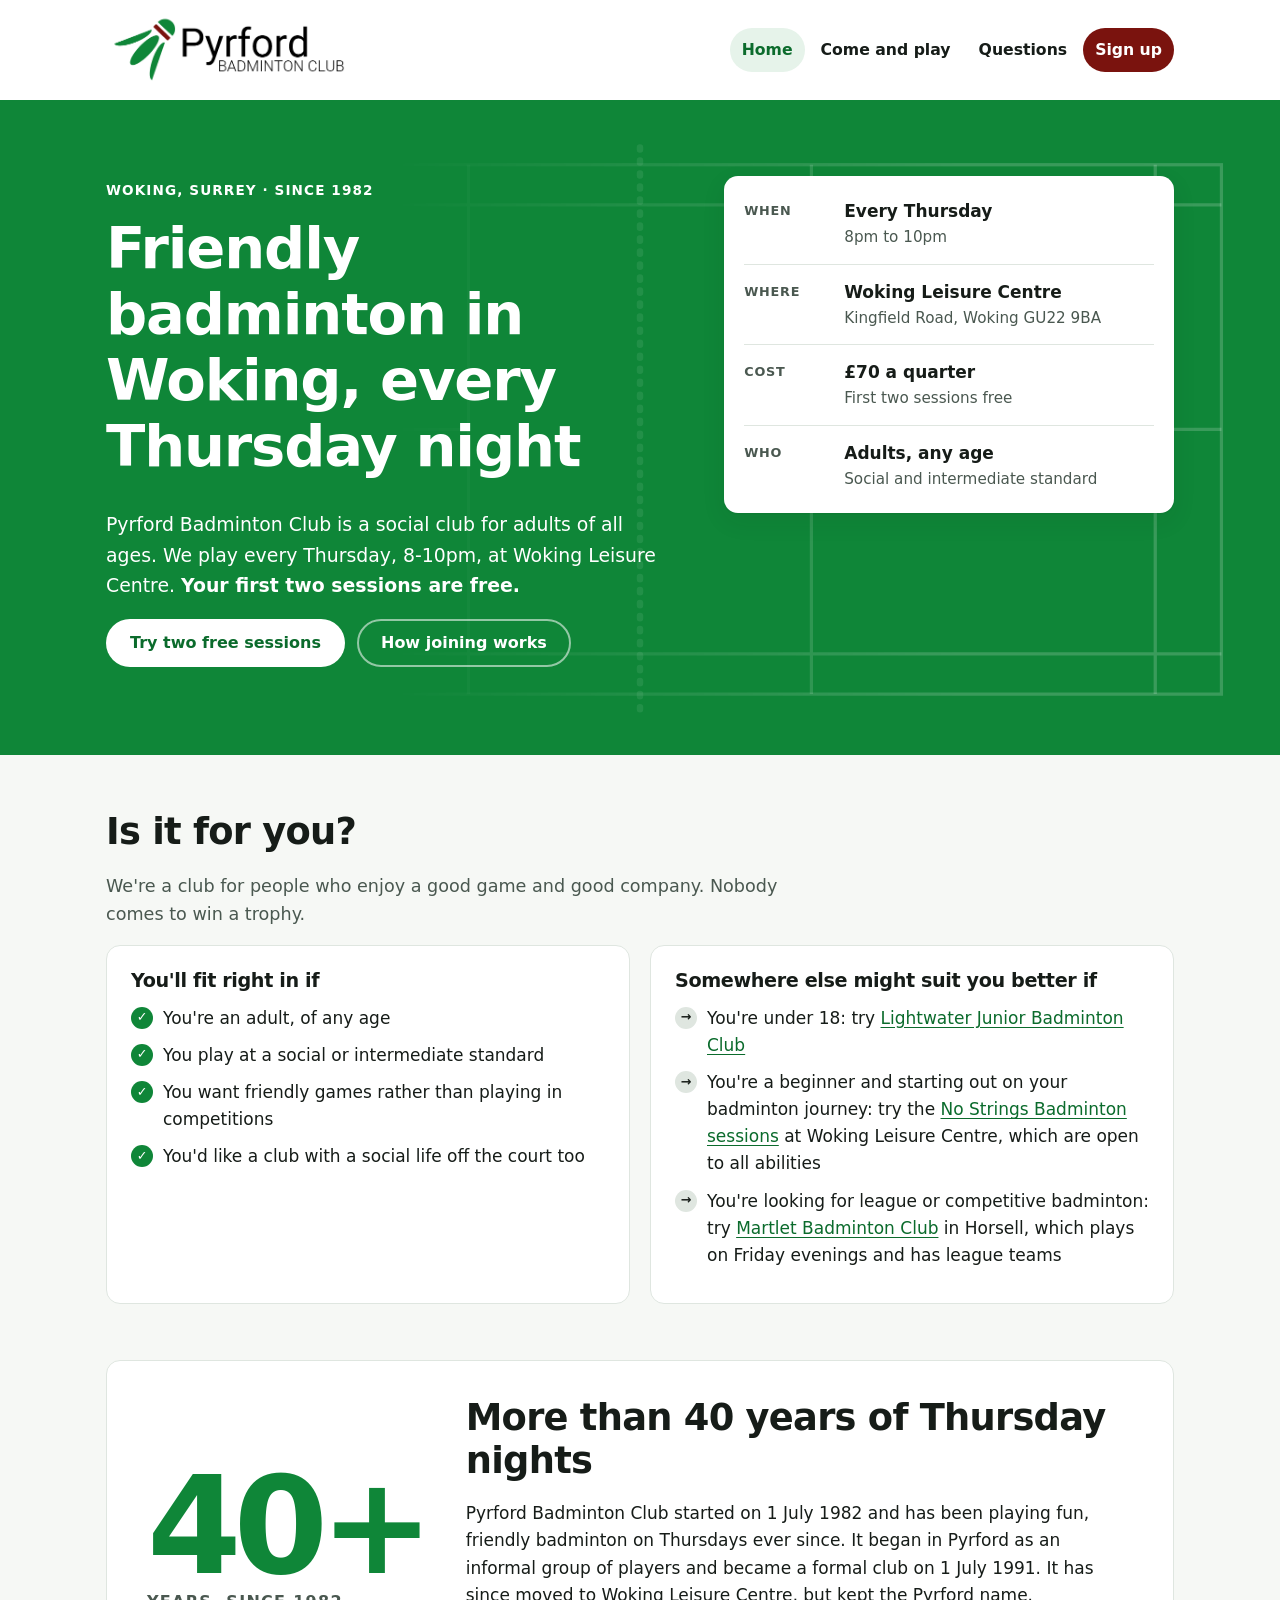
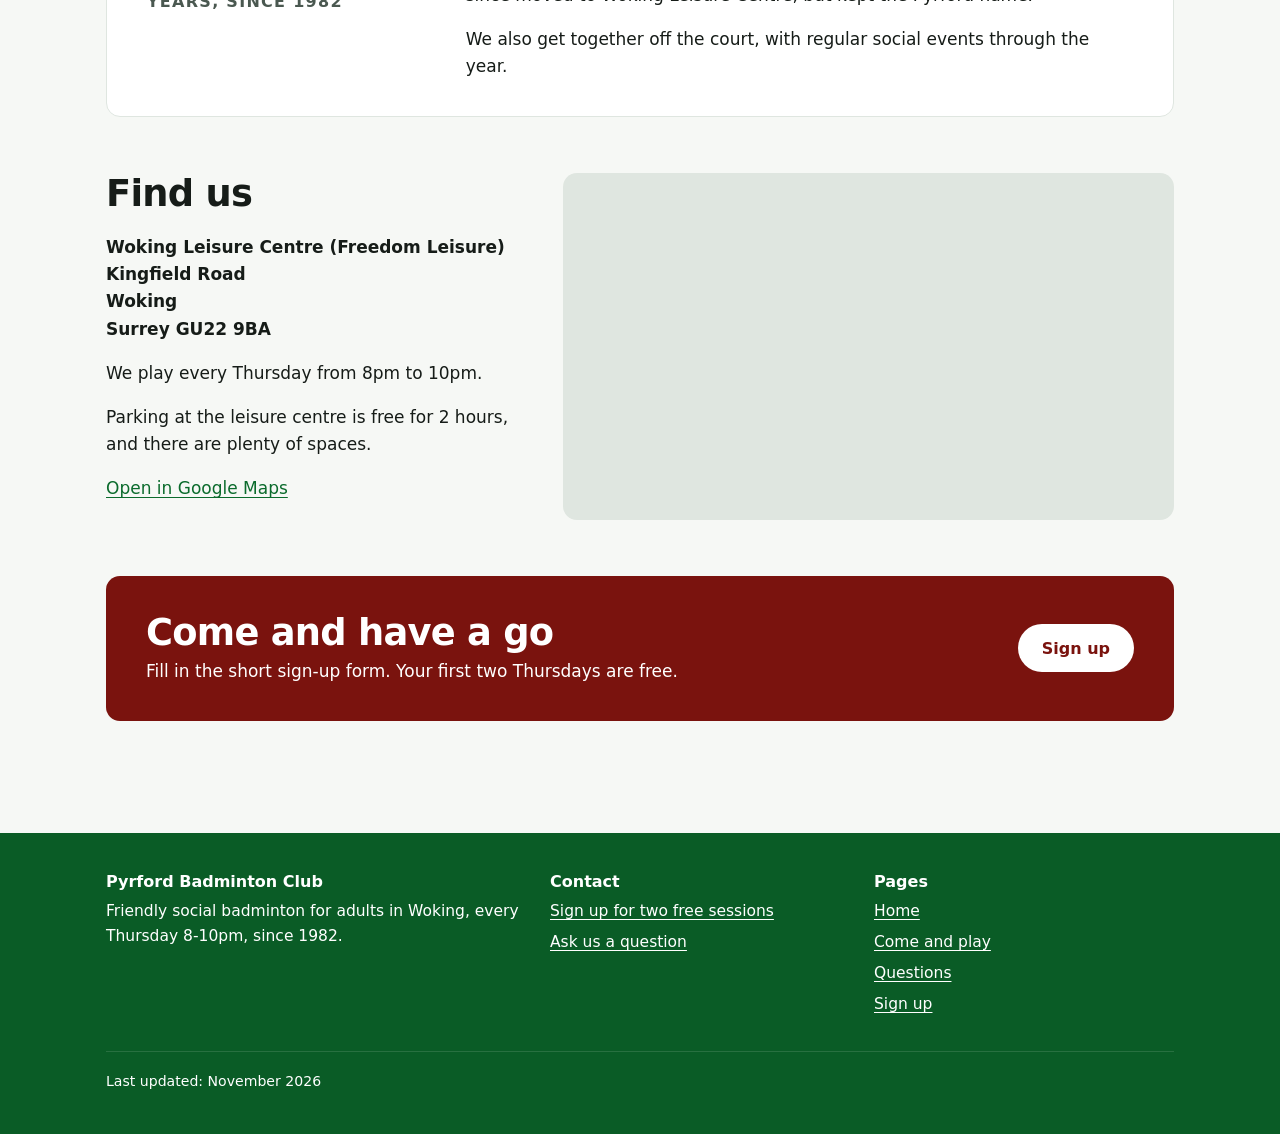
<file: index.html>
<!doctype html>
<html lang="en-GB">
<head>
  <meta charset="utf-8">
  <meta name="viewport" content="width=device-width, initial-scale=1">
  <title>Pyrford Badminton Club, Woking | Social badminton every Thursday</title>
  <meta name="description" content="Pyrford Badminton Club is a friendly social badminton club for adults in Woking, Surrey. We play every Thursday, 8-10pm, at Woking Leisure Centre. £70 a quarter, first two sessions free.">
  <meta property="og:title" content="Pyrford Badminton Club, Woking">
  <meta property="og:description" content="Friendly social badminton for adults, every Thursday 8-10pm at Woking Leisure Centre. First two sessions free.">
  <meta property="og:type" content="website">
  <link rel="icon" href="images/icon-round-48.png" sizes="48x48" type="image/png">
  <link rel="icon" href="images/icon-round-192.png" sizes="192x192" type="image/png">
  <link rel="apple-touch-icon" href="images/icon-180.png">
  <meta name="theme-color" content="#0f8638">
  <link rel="stylesheet" href="styles.css">
  <script type="application/ld+json">
  {
    "@context": "https://schema.org",
    "@type": "SportsClub",
    "name": "Pyrford Badminton Club",
    "description": "A friendly social badminton club for intermediate and social-standard adults in Woking, Surrey, founded on 1 July 1982.",
    "sport": "Badminton",
    "foundingDate": "1982-07-01",
    "areaServed": ["Woking", "Pyrford", "Surrey"],
    "address": {
      "@type": "PostalAddress",
      "name": "Woking Leisure Centre",
      "streetAddress": "Kingfield Road",
      "addressLocality": "Woking",
      "addressRegion": "Surrey",
      "postalCode": "GU22 9BA",
      "addressCountry": "GB"
    },
    "openingHoursSpecification": {
      "@type": "OpeningHoursSpecification",
      "dayOfWeek": "https://schema.org/Thursday",
      "opens": "20:00",
      "closes": "22:00"
    },
    "priceRange": "£70 a quarter, first two sessions free"
  }
  </script>
</head>
<body>
  <a class="skip" href="#main">Skip to content</a>

  <header class="site-header">
    <div class="wrap">
      <a class="brand" href="index.html"><img src="images/logo.png" alt="Pyrford Badminton Club home" width="542" height="163"></a>
      <nav aria-label="Main">
        <ul class="nav">
          <li><a href="index.html" aria-current="page">Home</a></li>
          <li><a href="come-and-play.html">Come and play</a></li>
          <li><a href="questions.html">Questions</a></li>
          <li><a class="nav-cta" href="sign-up.html">Sign up</a></li>
        </ul>
      </nav>
    </div>
  </header>

  <main id="main">
    <section class="hero">
      <svg class="court-lines" viewBox="0 0 1200 600" preserveAspectRatio="xMidYMid slice" aria-hidden="true">
        <rect x="64" y="56" width="1072" height="488"/>
        <path d="M64 93H1136M64 507H1136M442 56V544M758 56V544M125 56V544M1075 56V544M64 300H442M758 300H1136"/>
        <path class="net" d="M600 40V560"/>
      </svg>
      <div class="wrap">
        <div>
          <span class="eyebrow">Woking, Surrey &middot; since 1982</span>
          <h1>Friendly badminton in Woking, every Thursday night</h1>
          <p class="lead">Pyrford Badminton Club is a social club for adults of all ages. We play every Thursday, 8&#8209;10pm, at Woking Leisure Centre. <strong>Your first two sessions are free.</strong></p>
          <div class="actions">
            <a class="btn btn-light" href="sign-up.html">Try two free sessions</a>
            <a class="btn btn-ghost" href="come-and-play.html">How joining works</a>
          </div>
        </div>
        <dl class="facts">
          <div><dt>When</dt><dd>Every Thursday<span>8pm to 10pm</span></dd></div>
          <div><dt>Where</dt><dd>Woking Leisure Centre<span>Kingfield Road, Woking GU22 9BA</span></dd></div>
          <div><dt>Cost</dt><dd>&pound;70 a quarter<span>First two sessions free</span></dd></div>
          <div><dt>Who</dt><dd>Adults, any age<span>Social and intermediate standard</span></dd></div>
        </dl>
      </div>
    </section>

    <section class="section" aria-labelledby="fit">
      <div class="wrap">
        <h2 id="fit">Is it for you?</h2>
        <p class="section-intro">We're a club for people who enjoy a good game and good company. Nobody comes to win a trophy.</p>
        <div class="two-col">
          <div class="card">
            <h3>You'll fit right in if</h3>
            <ul class="ticks">
              <li>You're an adult, of any age</li>
              <li>You play at a social or intermediate standard</li>
              <li>You want friendly games rather than playing in competitions</li>
              <li>You'd like a club with a social life off the court too</li>
            </ul>
          </div>
          <div class="card">
            <h3>Somewhere else might suit you better if</h3>
            <ul class="crosses">
              <li>You're under 18: try <a href="https://www.surreycc.gov.uk/children/support-and-advice/families/directory/l/lightwater-junior-badminton-club">Lightwater Junior Badminton Club</a></li>
              <li>You're a beginner and starting out on your badminton journey: try the <a href="https://freedom-leisure.co.uk/centres/woking-leisure-centre/badminton">No Strings Badminton sessions</a> at Woking Leisure Centre, which are open to all abilities</li>
              <li>You're looking for league or competitive badminton: try <a href="https://www.allaboutweybridge.co.uk/?p=42633">Martlet Badminton Club</a> in Horsell, which plays on Friday evenings and has league teams</li>
            </ul>
          </div>
        </div>
      </div>
    </section>

    <section class="section" aria-labelledby="history">
      <div class="wrap">
        <div class="forty">
          <div class="forty-number" aria-hidden="true">40+<small>years, since 1982</small></div>
          <div>
            <h2 id="history">More than 40 years of Thursday nights</h2>
            <p>Pyrford Badminton Club started on 1 July 1982 and has been playing fun, friendly badminton on Thursdays ever since. It began in Pyrford as an informal group of players and became a formal club on 1 July 1991. It has since moved to Woking Leisure Centre, but kept the Pyrford name.</p>
            <!-- TO FILL IN: when the club moved from Pyrford to Woking Leisure Centre, and where it played in Pyrford. -->
            <p>We also get together off the court, with regular social events through the year.</p>
          </div>
        </div>
        <!--
          PHOTOS: add pictures of club nights here. Save them in the images folder,
          then uncomment this block and change the file names and descriptions.
          Only use photos of members who are happy to be online.

        <div class="gallery">
          <img src="images/club-night.jpg" alt="Club members playing doubles at Woking Leisure Centre" width="800" height="533" loading="lazy">
          <img src="images/social.jpg" alt="Club members at a social evening" width="800" height="533" loading="lazy">
        </div>
        -->
      </div>
    </section>

    <section class="section" aria-labelledby="find">
      <div class="wrap">
        <div class="find-us">
          <div>
            <h2 id="find">Find us</h2>
            <address>
              Woking Leisure Centre (Freedom Leisure)<br>
              Kingfield Road<br>
              Woking<br>
              Surrey GU22 9BA
            </address>
            <p>We play every Thursday from 8pm to 10pm.</p>
            <p>Parking at the leisure centre is free for 2 hours, and there are plenty of spaces.</p>
            <p><a href="https://www.google.com/maps/search/?api=1&amp;query=Woking+Leisure+Centre+Kingfield+Road+Woking+GU22+9BA">Open in Google Maps</a></p>
          </div>
          <iframe class="map" title="Map showing Woking Leisure Centre, Kingfield Road, Woking" src="https://www.openstreetmap.org/export/embed.html?bbox=-0.5643%2C51.3065%2C-0.5483%2C51.3135&amp;layer=mapnik&amp;marker=51.30996%2C-0.55626" loading="lazy" referrerpolicy="no-referrer-when-downgrade"></iframe>
        </div>
      </div>
    </section>

    <section class="section">
      <div class="wrap">
        <div class="cta">
          <div>
            <h2>Come and have a go</h2>
            <p>Fill in the short sign-up form. Your first two Thursdays are free.</p>
          </div>
          <a class="btn btn-court" href="sign-up.html">Sign up</a>
        </div>
      </div>
    </section>
  </main>

  <footer class="site-footer">
    <div class="wrap">
      <div class="footer-grid">
        <div>
          <h2>Pyrford Badminton Club</h2>
          <p>Friendly social badminton for adults in Woking, every Thursday 8&#8209;10pm, since 1982.</p>
        </div>
        <div>
          <h2>Contact</h2>
          <ul>
            <li><a href="sign-up.html">Sign up for two free sessions</a></li>
            <li><a href="sign-up.html">Ask us a question</a></li>
          </ul>
        </div>
        <div>
          <h2>Pages</h2>
          <ul>
            <li><a href="index.html">Home</a></li>
            <li><a href="come-and-play.html">Come and play</a></li>
            <li><a href="questions.html">Questions</a></li>
            <li><a href="sign-up.html">Sign up</a></li>
          </ul>
        </div>
      </div>
      <p class="footer-base">Last updated: November 2026</p>
    </div>
  </footer>
</body>
</html>
</file>
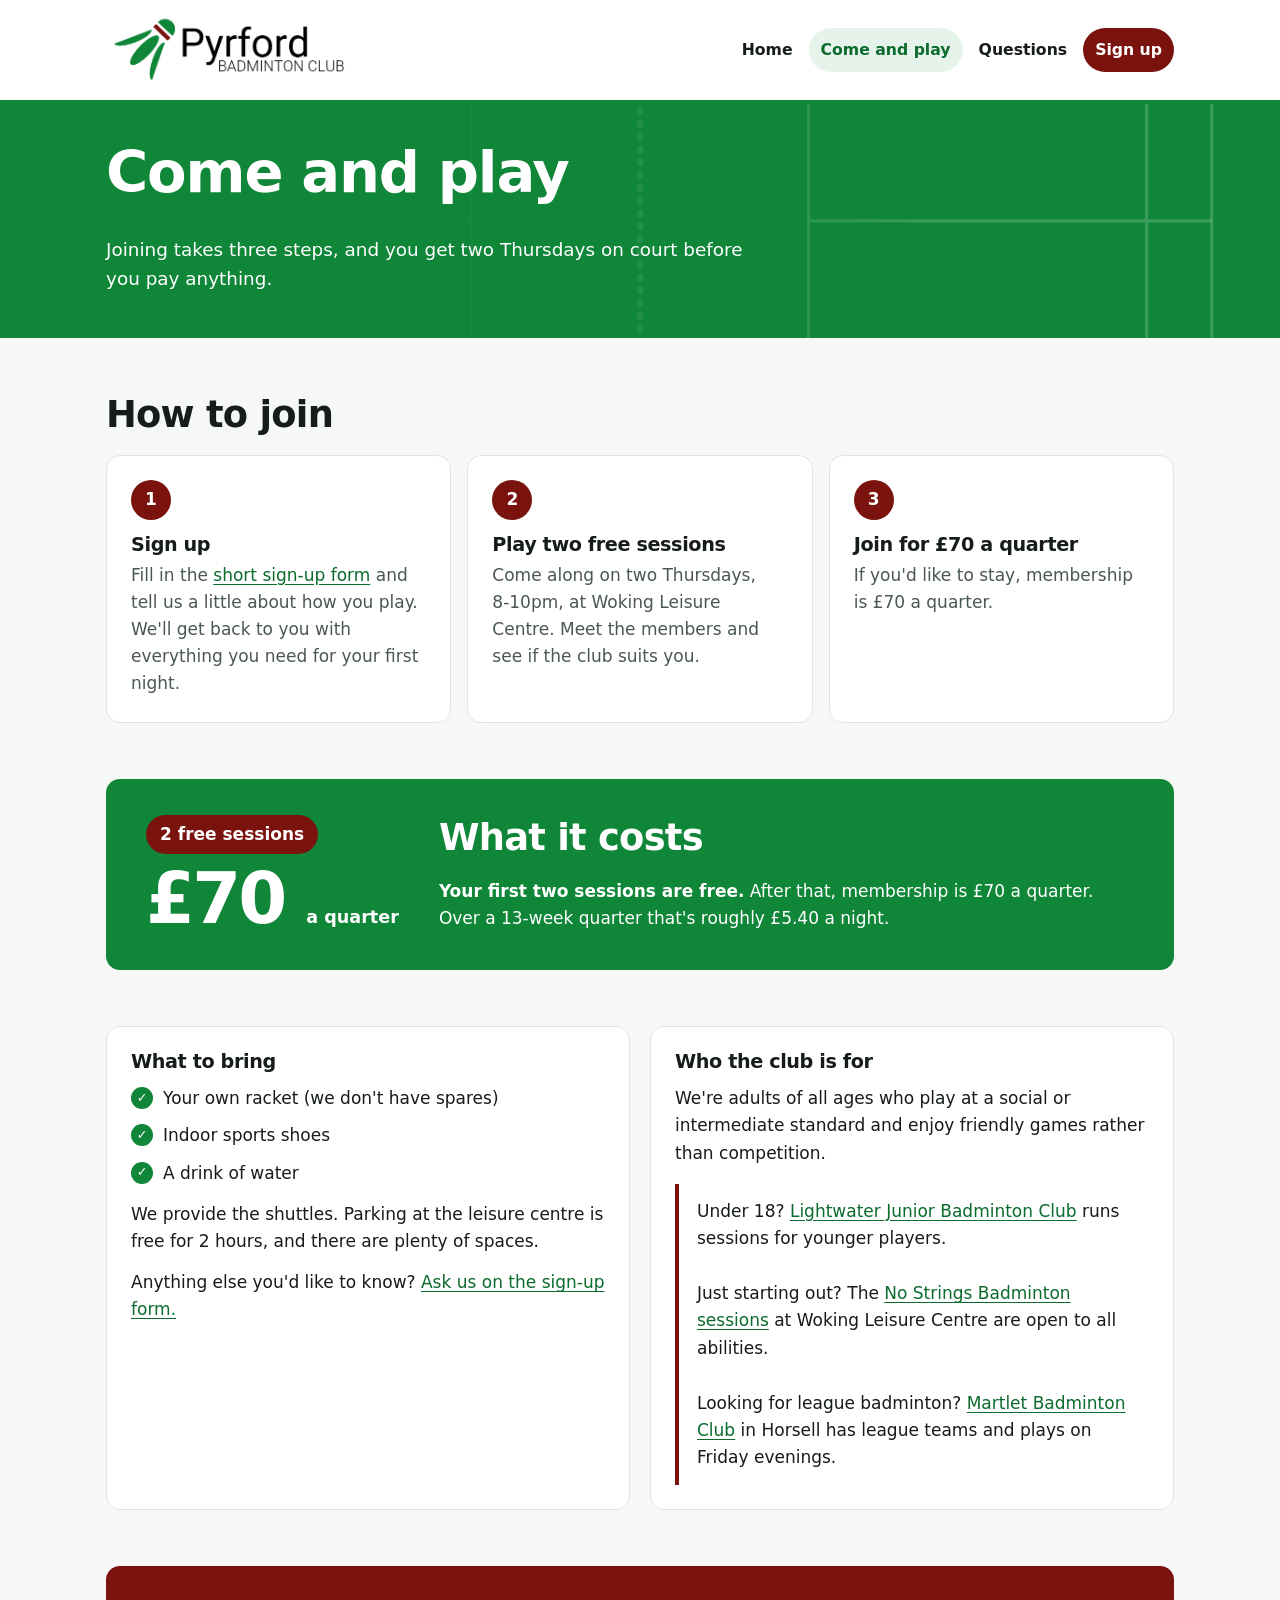
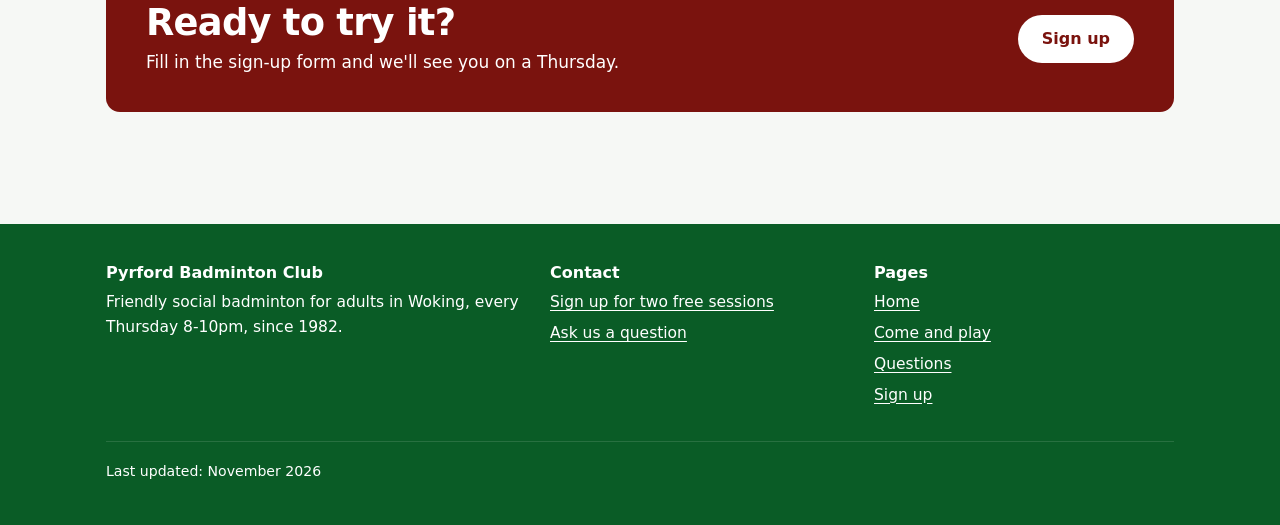
<file: come-and-play.html>
<!doctype html>
<html lang="en-GB">
<head>
  <meta charset="utf-8">
  <meta name="viewport" content="width=device-width, initial-scale=1">
  <title>Come and play | Pyrford Badminton Club, Woking</title>
  <meta name="description" content="How to join Pyrford Badminton Club in Woking: fill in the sign-up form, come along for two free Thursday sessions, then join for £70 a quarter.">
  <link rel="icon" href="images/icon-round-48.png" sizes="48x48" type="image/png">
  <link rel="icon" href="images/icon-round-192.png" sizes="192x192" type="image/png">
  <link rel="apple-touch-icon" href="images/icon-180.png">
  <meta name="theme-color" content="#0f8638">
  <link rel="stylesheet" href="styles.css">
</head>
<body>
  <a class="skip" href="#main">Skip to content</a>

  <header class="site-header">
    <div class="wrap">
      <a class="brand" href="index.html"><img src="images/logo.png" alt="Pyrford Badminton Club home" width="542" height="163"></a>
      <nav aria-label="Main">
        <ul class="nav">
          <li><a href="index.html">Home</a></li>
          <li><a href="come-and-play.html" aria-current="page">Come and play</a></li>
          <li><a href="questions.html">Questions</a></li>
          <li><a class="nav-cta" href="sign-up.html">Sign up</a></li>
        </ul>
      </nav>
    </div>
  </header>

  <main id="main">
    <section class="page-head">
      <svg class="court-lines" viewBox="0 0 1200 600" preserveAspectRatio="xMidYMid slice" aria-hidden="true">
        <rect x="64" y="56" width="1072" height="488"/>
        <path d="M64 93H1136M64 507H1136M442 56V544M758 56V544M125 56V544M1075 56V544M64 300H442M758 300H1136"/>
        <path class="net" d="M600 40V560"/>
      </svg>
      <div class="wrap">
        <h1>Come and play</h1>
        <p>Joining takes three steps, and you get two Thursdays on court before you pay anything.</p>
      </div>
    </section>

    <section class="section" aria-labelledby="how">
      <div class="wrap">
        <h2 id="how">How to join</h2>
        <ol class="steps">
          <li>
            <h3>Sign up</h3>
            <p>Fill in the <a href="sign-up.html">short sign-up form</a> and tell us a little about how you play. We'll get back to you with everything you need for your first night.</p>
          </li>
          <li>
            <h3>Play two free sessions</h3>
            <p>Come along on two Thursdays, 8&#8209;10pm, at Woking Leisure Centre. Meet the members and see if the club suits you.</p>
          </li>
          <li>
            <h3>Join for &pound;70 a quarter</h3>
            <p>If you'd like to stay, membership is &pound;70 a quarter.</p>
          </li>
        </ol>
      </div>
    </section>

    <section class="section" aria-labelledby="cost">
      <div class="wrap">
        <div class="price">
          <div>
            <span class="free">2 free sessions</span>
            <div class="price-amount">&pound;70 <span>a quarter</span></div>
          </div>
          <div>
            <h2 id="cost">What it costs</h2>
            <p><strong>Your first two sessions are free.</strong> After that, membership is &pound;70 a quarter. Over a 13-week quarter that's roughly &pound;5.40 a night.</p>
          </div>
        </div>
      </div>
    </section>

    <section class="section" aria-labelledby="bring">
      <div class="wrap">
        <div class="two-col">
          <div class="card">
            <h3 id="bring">What to bring</h3>
            <ul class="ticks">
              <li>Your own racket (we don't have spares)</li>
              <li>Indoor sports shoes</li>
              <li>A drink of water</li>
            </ul>
            <p class="mt-text">We provide the shuttles. Parking at the leisure centre is free for 2 hours, and there are plenty of spaces.</p>
            <p class="mt-text">Anything else you'd like to know? <a href="sign-up.html">Ask us on the sign-up form.</a></p>
          </div>
          <div class="card">
            <h3>Who the club is for</h3>
            <p>We're adults of all ages who play at a social or intermediate standard and enjoy friendly games rather than competition.</p>
            <p class="note">Under 18? <a href="https://www.surreycc.gov.uk/children/support-and-advice/families/directory/l/lightwater-junior-badminton-club">Lightwater Junior Badminton Club</a> runs sessions for younger players.</p>
            <p class="note">Just starting out? The <a href="https://freedom-leisure.co.uk/centres/woking-leisure-centre/badminton">No Strings Badminton sessions</a> at Woking Leisure Centre are open to all abilities.</p>
            <p class="note">Looking for league badminton? <a href="https://www.allaboutweybridge.co.uk/?p=42633">Martlet Badminton Club</a> in Horsell has league teams and plays on Friday evenings.</p>
          </div>
        </div>
      </div>
    </section>

    <section class="section">
      <div class="wrap">
        <div class="cta">
          <div>
            <h2>Ready to try it?</h2>
            <p>Fill in the sign-up form and we'll see you on a Thursday.</p>
          </div>
          <a class="btn btn-court" href="sign-up.html">Sign up</a>
        </div>
      </div>
    </section>
  </main>

  <footer class="site-footer">
    <div class="wrap">
      <div class="footer-grid">
        <div>
          <h2>Pyrford Badminton Club</h2>
          <p>Friendly social badminton for adults in Woking, every Thursday 8&#8209;10pm, since 1982.</p>
        </div>
        <div>
          <h2>Contact</h2>
          <ul>
            <li><a href="sign-up.html">Sign up for two free sessions</a></li>
            <li><a href="sign-up.html">Ask us a question</a></li>
          </ul>
        </div>
        <div>
          <h2>Pages</h2>
          <ul>
            <li><a href="index.html">Home</a></li>
            <li><a href="come-and-play.html">Come and play</a></li>
            <li><a href="questions.html">Questions</a></li>
            <li><a href="sign-up.html">Sign up</a></li>
          </ul>
        </div>
      </div>
      <p class="footer-base">Last updated: November 2026</p>
    </div>
  </footer>
</body>
</html>
</file>
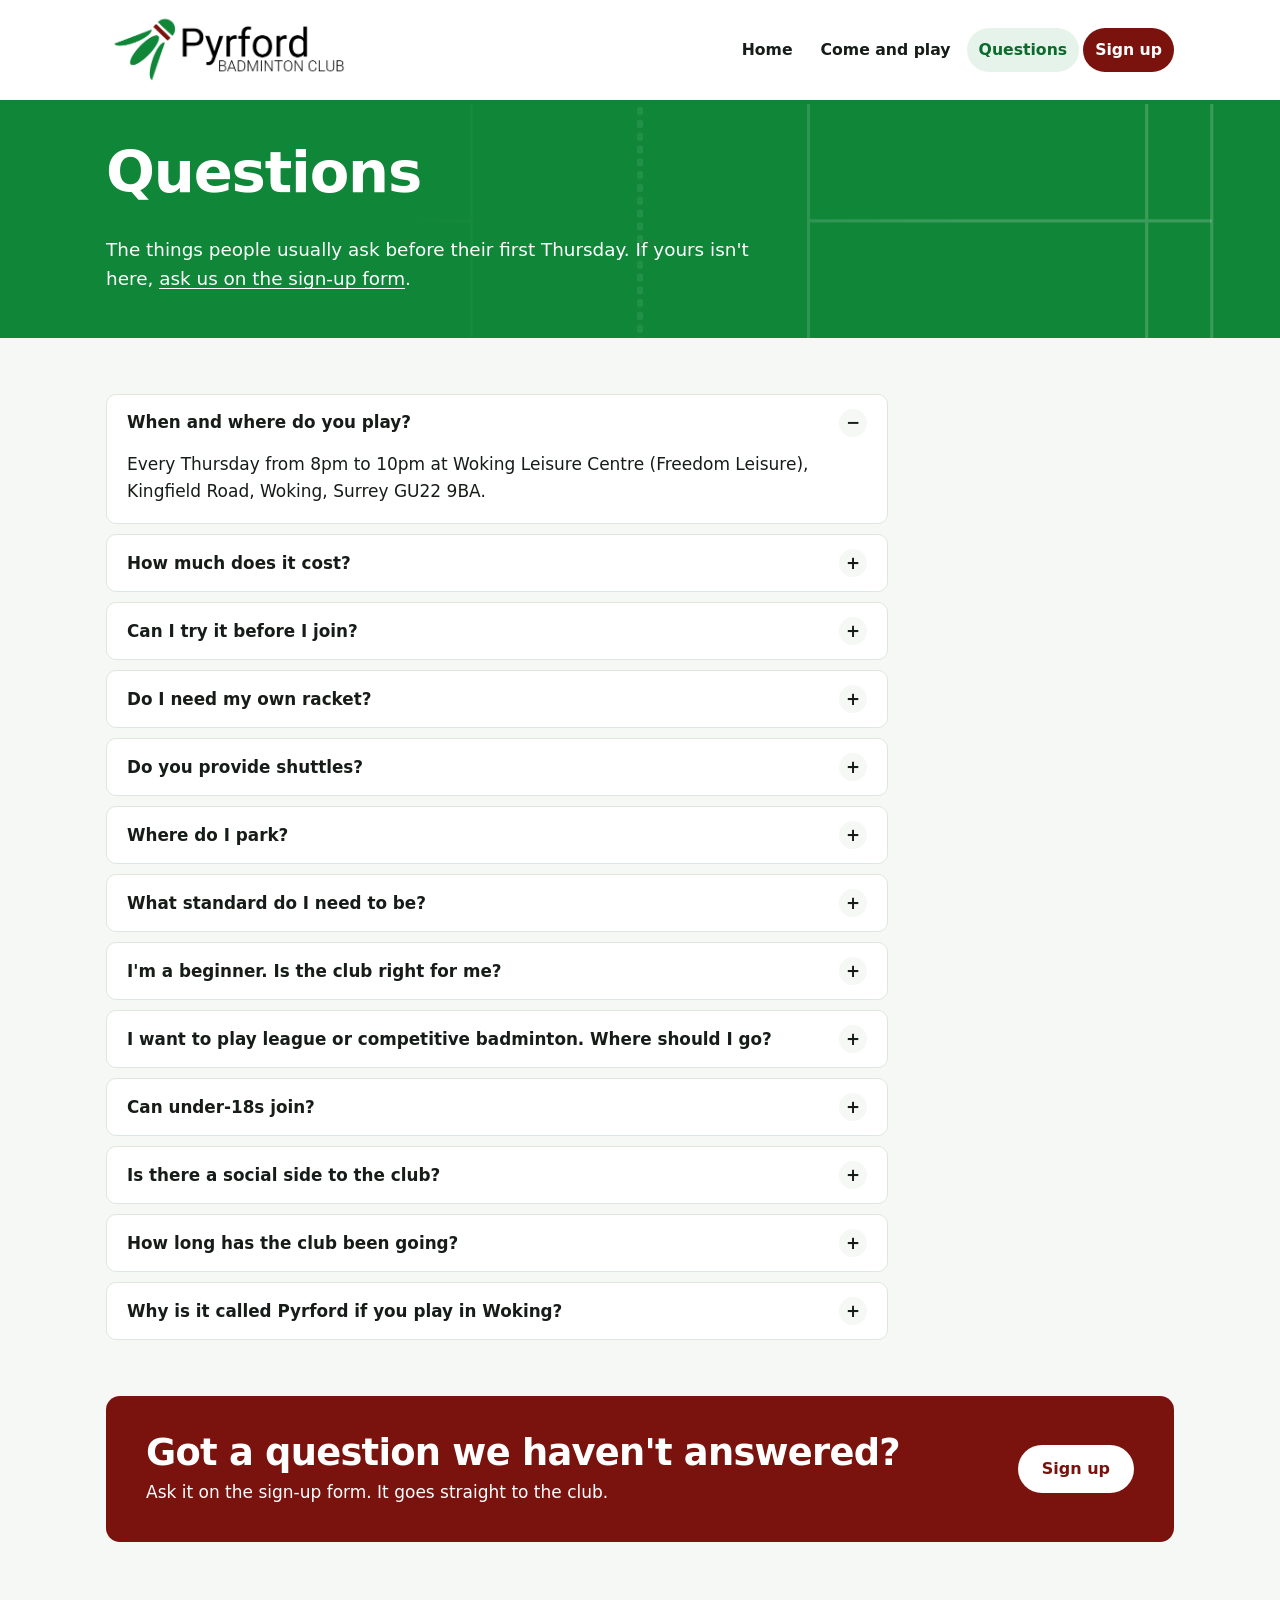
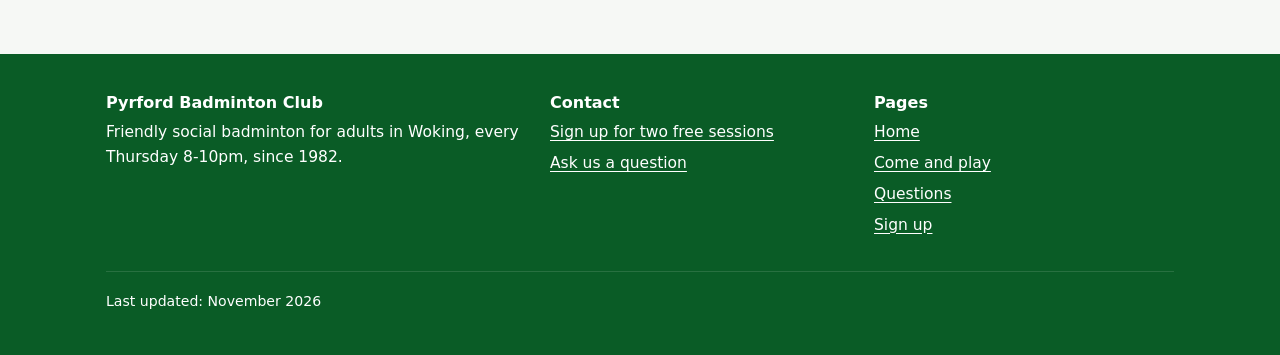
<file: questions.html>
<!doctype html>
<html lang="en-GB">
<head>
  <meta charset="utf-8">
  <meta name="viewport" content="width=device-width, initial-scale=1">
  <title>Questions and contact | Pyrford Badminton Club, Woking</title>
  <meta name="description" content="Answers about Pyrford Badminton Club in Woking: when and where we play, what it costs, what standard you need, and how to get in touch.">
  <link rel="icon" href="images/icon-round-48.png" sizes="48x48" type="image/png">
  <link rel="icon" href="images/icon-round-192.png" sizes="192x192" type="image/png">
  <link rel="apple-touch-icon" href="images/icon-180.png">
  <meta name="theme-color" content="#0f8638">
  <link rel="stylesheet" href="styles.css">
  <script type="application/ld+json">
  {
    "@context": "https://schema.org",
    "@type": "FAQPage",
    "mainEntity": [
      {"@type": "Question", "name": "When and where does Pyrford Badminton Club play?",
       "acceptedAnswer": {"@type": "Answer", "text": "Every Thursday from 8pm to 10pm at Woking Leisure Centre (Freedom Leisure), Kingfield Road, Woking, Surrey GU22 9BA."}},
      {"@type": "Question", "name": "How much does it cost?",
       "acceptedAnswer": {"@type": "Answer", "text": "Membership is £70 a quarter. Your first two sessions are free."}},
      {"@type": "Question", "name": "Can I try it before I join?",
       "acceptedAnswer": {"@type": "Answer", "text": "Yes. Your first two sessions are free. Fill in the sign-up form on our website to say you're coming."}},
      {"@type": "Question", "name": "Do I need my own racket?",
       "acceptedAnswer": {"@type": "Answer", "text": "Yes, please bring your own racket. The club doesn't have spares. We provide the shuttles."}},
      {"@type": "Question", "name": "Do you provide shuttles?",
       "acceptedAnswer": {"@type": "Answer", "text": "Yes, the club provides the shuttles."}},
      {"@type": "Question", "name": "Where do I park?",
       "acceptedAnswer": {"@type": "Answer", "text": "At Woking Leisure Centre. Parking is free for 2 hours and there are plenty of spaces."}},
      {"@type": "Question", "name": "What standard do I need to be?",
       "acceptedAnswer": {"@type": "Answer", "text": "The club is for adults of all ages who play at a social or intermediate standard and want friendly games rather than competitive play."}},
      {"@type": "Question", "name": "I'm a beginner. Is the club right for me?",
       "acceptedAnswer": {"@type": "Answer", "text": "Our Thursday nights suit players who already play at a social or intermediate standard. If you're a beginner and starting out on your badminton journey, try the No Strings Badminton sessions at Woking Leisure Centre, which are open to all abilities."}},
      {"@type": "Question", "name": "I want to play league or competitive badminton. Where should I go?",
       "acceptedAnswer": {"@type": "Answer", "text": "Our Thursday nights are social rather than competitive. Martlet Badminton Club in Horsell has league teams and plays on Friday evenings."}},
      {"@type": "Question", "name": "Can under-18s join?",
       "acceptedAnswer": {"@type": "Answer", "text": "The club is for adults. Younger players can try Lightwater Junior Badminton Club."}},
      {"@type": "Question", "name": "Is there a social side to the club?",
       "acceptedAnswer": {"@type": "Answer", "text": "Yes. As well as playing every Thursday, members get together for regular social events."}},
      {"@type": "Question", "name": "How long has the club been going?",
       "acceptedAnswer": {"@type": "Answer", "text": "Pyrford Badminton Club started on 1 July 1982 as an informal group of players and became a formal club on 1 July 1991. It has been going for more than 40 years."}},
      {"@type": "Question", "name": "Why is it called Pyrford Badminton Club if you play in Woking?",
       "acceptedAnswer": {"@type": "Answer", "text": "The club began in Pyrford and later moved to Woking Leisure Centre, keeping its name."}},
      {"@type": "Question", "name": "How do I get in touch?",
       "acceptedAnswer": {"@type": "Answer", "text": "Use the sign-up form on our website. You can ask a question there too."}}
    ]
  }
  </script>
</head>
<body>
  <a class="skip" href="#main">Skip to content</a>

  <header class="site-header">
    <div class="wrap">
      <a class="brand" href="index.html"><img src="images/logo.png" alt="Pyrford Badminton Club home" width="542" height="163"></a>
      <nav aria-label="Main">
        <ul class="nav">
          <li><a href="index.html">Home</a></li>
          <li><a href="come-and-play.html">Come and play</a></li>
          <li><a href="questions.html" aria-current="page">Questions</a></li>
          <li><a class="nav-cta" href="sign-up.html">Sign up</a></li>
        </ul>
      </nav>
    </div>
  </header>

  <main id="main">
    <section class="page-head">
      <svg class="court-lines" viewBox="0 0 1200 600" preserveAspectRatio="xMidYMid slice" aria-hidden="true">
        <rect x="64" y="56" width="1072" height="488"/>
        <path d="M64 93H1136M64 507H1136M442 56V544M758 56V544M125 56V544M1075 56V544M64 300H442M758 300H1136"/>
        <path class="net" d="M600 40V560"/>
      </svg>
      <div class="wrap">
        <h1>Questions</h1>
        <p>The things people usually ask before their first Thursday. If yours isn't here, <a href="sign-up.html">ask us on the sign-up form</a>.</p>
      </div>
    </section>

    <section class="section" aria-label="Frequently asked questions">
      <div class="wrap">
        <div class="faq">
          <details open>
            <summary>When and where do you play?</summary>
            <div><p>Every Thursday from 8pm to 10pm at Woking Leisure Centre (Freedom Leisure), Kingfield Road, Woking, Surrey GU22 9BA.</p></div>
          </details>
          <details>
            <summary>How much does it cost?</summary>
            <div><p>Membership is &pound;70 a quarter. Your first two sessions are free.</p></div>
          </details>
          <details>
            <summary>Can I try it before I join?</summary>
            <div><p>Yes, your first two sessions are free. <a href="sign-up.html">Fill in the sign-up form</a> to say you're coming.</p></div>
          </details>
          <details>
            <summary>Do I need my own racket?</summary>
            <div><p>Yes, please bring your own racket. We don't have spares. We provide the shuttles.</p></div>
          </details>
          <details>
            <summary>Do you provide shuttles?</summary>
            <div><p>Yes, the club provides the shuttles.</p></div>
          </details>
          <details>
            <summary>Where do I park?</summary>
            <div><p>At Woking Leisure Centre. Parking is free for 2 hours and there are plenty of spaces.</p></div>
          </details>
          <details>
            <summary>What standard do I need to be?</summary>
            <div><p>We're adults of all ages who play at a social or intermediate standard. Our Thursday nights are about friendly games, not competition.</p></div>
          </details>
          <details>
            <summary>I'm a beginner. Is the club right for me?</summary>
            <div><p>Our Thursday nights suit players who already play at a social or intermediate standard. If you're a beginner and starting out on your badminton journey, try the <a href="https://freedom-leisure.co.uk/centres/woking-leisure-centre/badminton">No Strings Badminton sessions</a> at Woking Leisure Centre, which are open to all abilities.</p></div>
          </details>
          <details>
            <summary>I want to play league or competitive badminton. Where should I go?</summary>
            <div><p>Our Thursday nights are social rather than competitive. <a href="https://www.allaboutweybridge.co.uk/?p=42633">Martlet Badminton Club</a> in Horsell has league teams and plays on Friday evenings.</p></div>
          </details>
          <details>
            <summary>Can under-18s join?</summary>
            <div><p>The club is for adults. Younger players can try <a href="https://www.surreycc.gov.uk/children/support-and-advice/families/directory/l/lightwater-junior-badminton-club">Lightwater Junior Badminton Club</a>.</p></div>
          </details>
          <details>
            <summary>Is there a social side to the club?</summary>
            <div><p>Yes. As well as playing every Thursday, we get together for regular social events.</p></div>
          </details>
          <details>
            <summary>How long has the club been going?</summary>
            <div><p>Since 1 July 1982, so more than 40 years. We began as an informal group of players and became a formal club on 1 July 1991.</p></div>
          </details>
          <details>
            <summary>Why is it called Pyrford if you play in Woking?</summary>
            <div><p>The club began in Pyrford and later moved to Woking Leisure Centre, keeping its name.</p></div>
            <!-- TO FILL IN: when the club moved from Pyrford to Woking Leisure Centre, and where it played in Pyrford. -->
          </details>
          <!--
            TO FILL IN: questions people ask that only the club can answer.
            Copy one of the blocks above for each, and add it to the list at the top of this file too.
            - How many courts do you use, and how do games get organised?
            - I haven't played for years. Can I still come?
          -->
        </div>
      </div>
    </section>

    <section class="section" aria-labelledby="contact">
      <div class="wrap">
        <div class="cta">
          <div>
            <h2 id="contact">Got a question we haven't answered?</h2>
            <p>Ask it on the sign-up form. It goes straight to the club.</p>
          </div>
          <a class="btn btn-court" href="sign-up.html">Sign up</a>
        </div>
      </div>
    </section>
  </main>

  <footer class="site-footer">
    <div class="wrap">
      <div class="footer-grid">
        <div>
          <h2>Pyrford Badminton Club</h2>
          <p>Friendly social badminton for adults in Woking, every Thursday 8&#8209;10pm, since 1982.</p>
        </div>
        <div>
          <h2>Contact</h2>
          <ul>
            <li><a href="sign-up.html">Sign up for two free sessions</a></li>
            <li><a href="sign-up.html">Ask us a question</a></li>
          </ul>
        </div>
        <div>
          <h2>Pages</h2>
          <ul>
            <li><a href="index.html">Home</a></li>
            <li><a href="come-and-play.html">Come and play</a></li>
            <li><a href="questions.html">Questions</a></li>
            <li><a href="sign-up.html">Sign up</a></li>
          </ul>
        </div>
      </div>
      <p class="footer-base">Last updated: November 2026</p>
    </div>
  </footer>
</body>
</html>
</file>
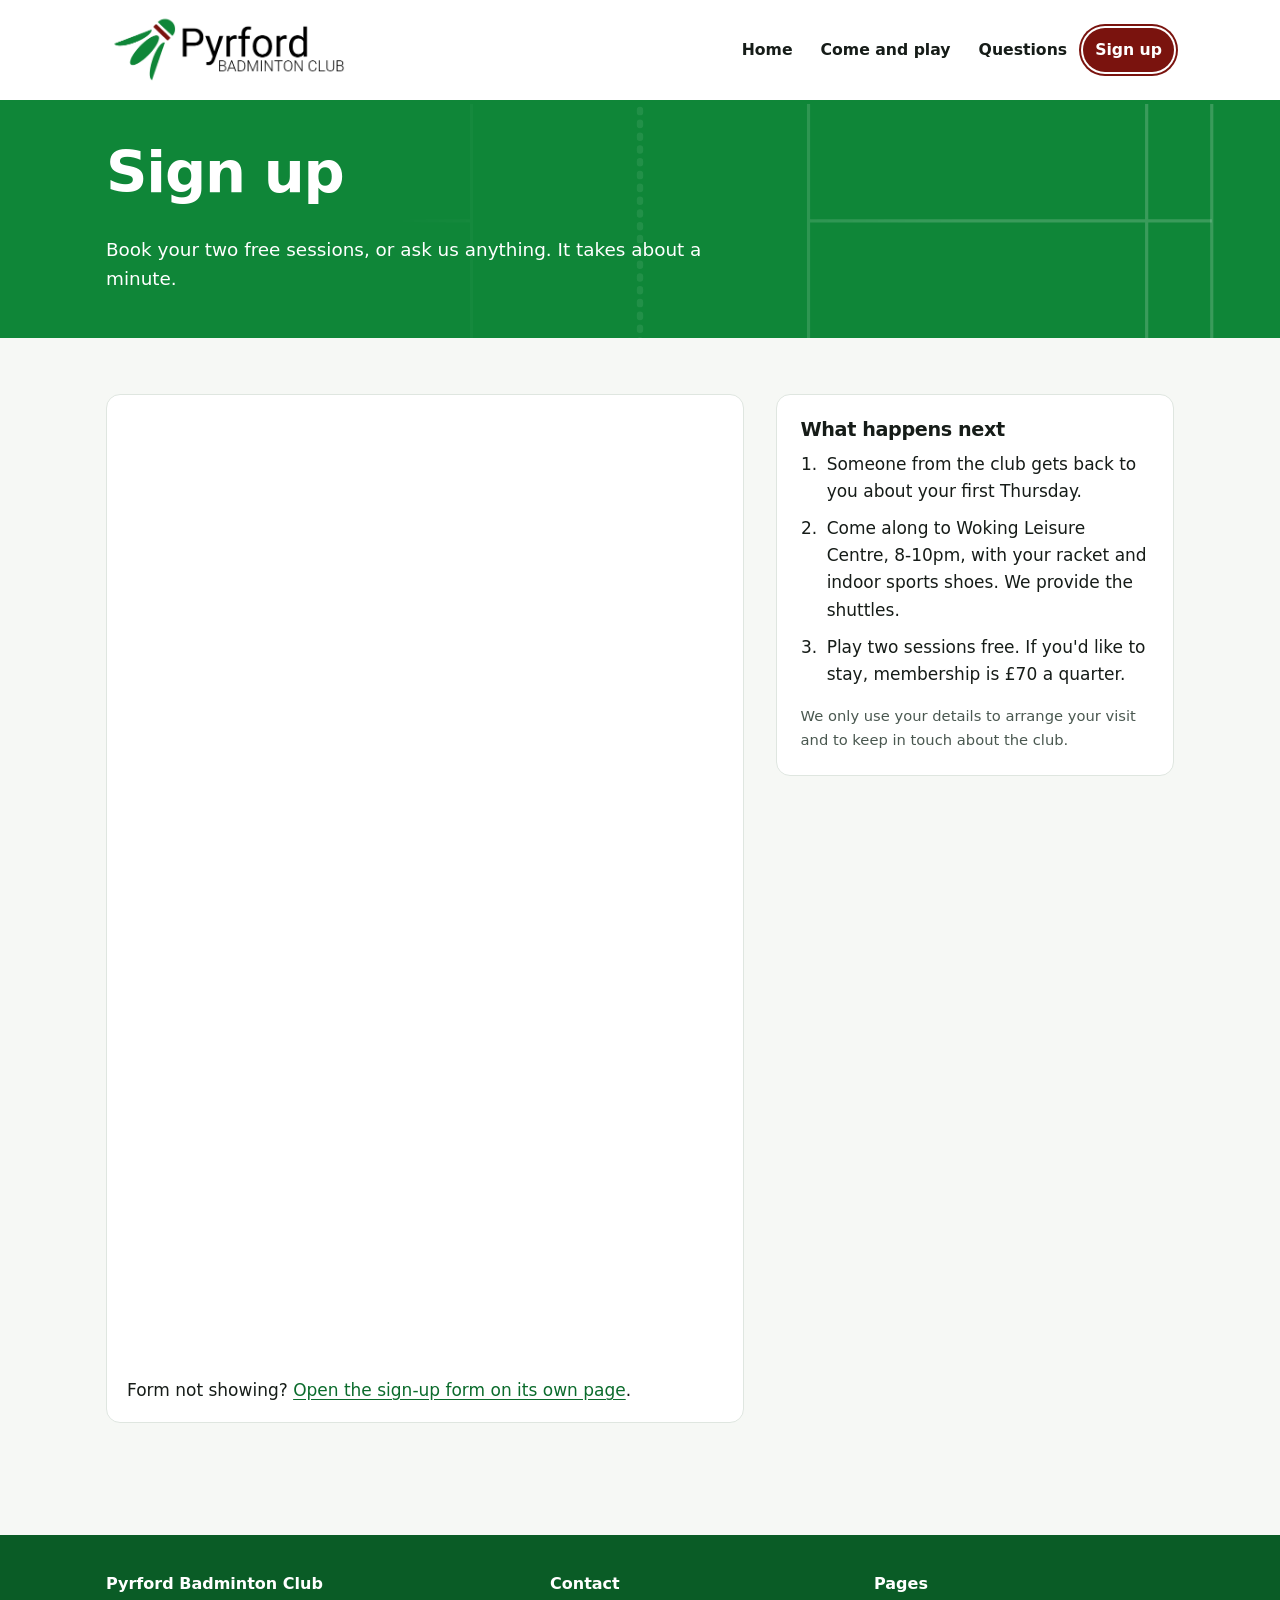
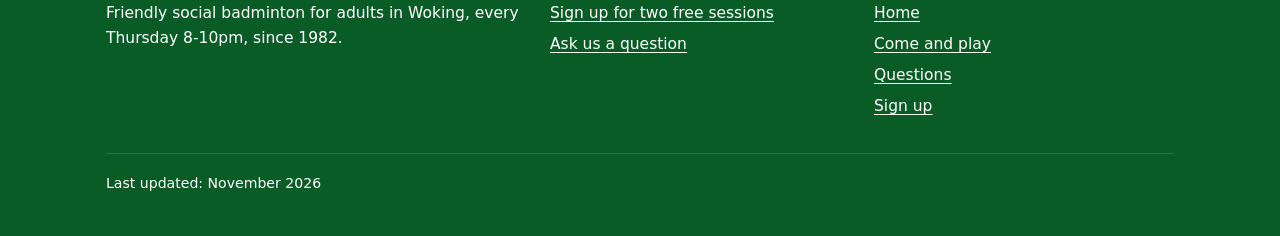
<file: sign-up.html>
<!doctype html>
<html lang="en-GB">
<head>
  <meta charset="utf-8">
  <meta name="viewport" content="width=device-width, initial-scale=1">
  <title>Sign up for two free sessions | Pyrford Badminton Club, Woking</title>
  <meta name="description" content="Sign up for two free sessions at Pyrford Badminton Club, a friendly social badminton club for adults at Woking Leisure Centre every Thursday, 8-10pm.">
  <link rel="icon" href="images/icon-round-48.png" sizes="48x48" type="image/png">
  <link rel="icon" href="images/icon-round-192.png" sizes="192x192" type="image/png">
  <link rel="apple-touch-icon" href="images/icon-180.png">
  <meta name="theme-color" content="#0f8638">
  <link rel="stylesheet" href="styles.css">
</head>
<body>
  <a class="skip" href="#main">Skip to content</a>

  <header class="site-header">
    <div class="wrap">
      <a class="brand" href="index.html"><img src="images/logo.png" alt="Pyrford Badminton Club home" width="542" height="163"></a>
      <nav aria-label="Main">
        <ul class="nav">
          <li><a href="index.html">Home</a></li>
          <li><a href="come-and-play.html">Come and play</a></li>
          <li><a href="questions.html">Questions</a></li>
          <li><a class="nav-cta" href="sign-up.html" aria-current="page">Sign up</a></li>
        </ul>
      </nav>
    </div>
  </header>

  <main id="main">
    <section class="page-head">
      <svg class="court-lines" viewBox="0 0 1200 600" preserveAspectRatio="xMidYMid slice" aria-hidden="true">
        <rect x="64" y="56" width="1072" height="488"/>
        <path d="M64 93H1136M64 507H1136M442 56V544M758 56V544M125 56V544M1075 56V544M64 300H442M758 300H1136"/>
        <path class="net" d="M600 40V560"/>
      </svg>
      <div class="wrap">
        <h1>Sign up</h1>
        <p>Book your two free sessions, or ask us anything. It takes about a minute.</p>
      </div>
    </section>

    <section class="section">
      <div class="wrap signup-layout">
        <div class="form-card">
          <!-- THE SIGN-UP FORM: the club's Google Form. If questions are added to it, make .signup-form taller in styles.css. -->
          <iframe class="signup-form" src="https://docs.google.com/forms/d/e/1FAIpQLSc8cf4T-bz8Nmr4TbmthMZE2PUkxUS34IG4ZowgwAuMUA7wIg/viewform?embedded=true" title="Pyrford Badminton Club sign-up form" loading="lazy">Loading the form&hellip;</iframe>
          <p class="mt-text">Form not showing? <a href="https://docs.google.com/forms/d/e/1FAIpQLSc8cf4T-bz8Nmr4TbmthMZE2PUkxUS34IG4ZowgwAuMUA7wIg/viewform">Open the sign-up form on its own page</a>.</p>
        </div>

        <aside class="card" aria-labelledby="next">
          <h2 id="next" class="h3">What happens next</h2>
          <ol class="next-steps">
            <li>Someone from the club gets back to you about your first Thursday.</li>
            <li>Come along to Woking Leisure Centre, 8&#8209;10pm, with your racket and indoor sports shoes. We provide the shuttles.</li>
            <li>Play two sessions free. If you'd like to stay, membership is &pound;70 a quarter.</li>
          </ol>
          <p class="small-print">We only use your details to arrange your visit and to keep in touch about the club.</p>
        </aside>
      </div>
    </section>
  </main>

  <footer class="site-footer">
    <div class="wrap">
      <div class="footer-grid">
        <div>
          <h2>Pyrford Badminton Club</h2>
          <p>Friendly social badminton for adults in Woking, every Thursday 8&#8209;10pm, since 1982.</p>
        </div>
        <div>
          <h2>Contact</h2>
          <ul>
            <li><a href="sign-up.html">Sign up for two free sessions</a></li>
            <li><a href="sign-up.html">Ask us a question</a></li>
          </ul>
        </div>
        <div>
          <h2>Pages</h2>
          <ul>
            <li><a href="index.html">Home</a></li>
            <li><a href="come-and-play.html">Come and play</a></li>
            <li><a href="questions.html">Questions</a></li>
            <li><a href="sign-up.html">Sign up</a></li>
          </ul>
        </div>
      </div>
      <p class="footer-base">Last updated: November 2026</p>
    </div>
  </footer>
</body>
</html>
</file>
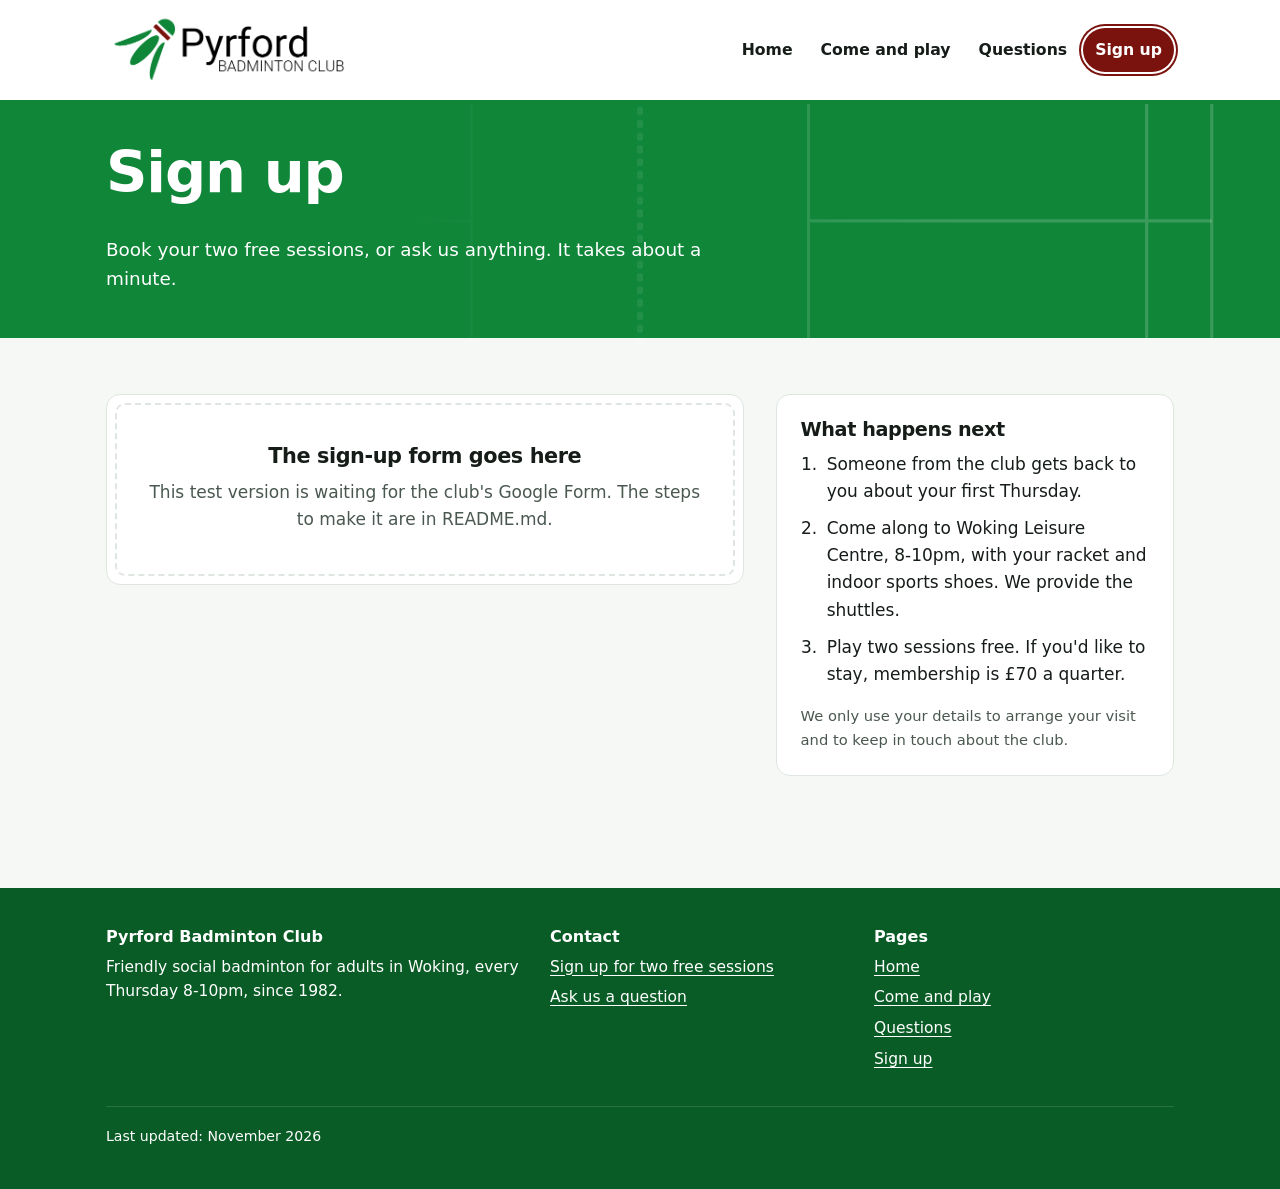
<file: current/sign-up.html>
<!doctype html>
<html lang="en-GB">
<head>
  <meta charset="utf-8">
  <meta name="viewport" content="width=device-width, initial-scale=1">
  <title>Sign up for two free sessions | Pyrford Badminton Club, Woking</title>
  <meta name="description" content="Sign up for two free sessions at Pyrford Badminton Club, a friendly social badminton club for adults at Woking Leisure Centre every Thursday, 8-10pm.">
  <link rel="icon" href="images/icon-round-48.png" sizes="48x48" type="image/png">
  <link rel="icon" href="images/icon-round-192.png" sizes="192x192" type="image/png">
  <link rel="apple-touch-icon" href="images/icon-180.png">
  <meta name="theme-color" content="#0f8638">
  <link rel="stylesheet" href="styles.css">
</head>
<body>
  <a class="skip" href="#main">Skip to content</a>

  <header class="site-header">
    <div class="wrap">
      <a class="brand" href="index.html"><img src="images/logo.png" alt="Pyrford Badminton Club home" width="542" height="163"></a>
      <nav aria-label="Main">
        <ul class="nav">
          <li><a href="index.html">Home</a></li>
          <li><a href="come-and-play.html">Come and play</a></li>
          <li><a href="questions.html">Questions</a></li>
          <li><a class="nav-cta" href="sign-up.html" aria-current="page">Sign up</a></li>
        </ul>
      </nav>
    </div>
  </header>

  <main id="main">
    <section class="page-head">
      <svg class="court-lines" viewBox="0 0 1200 600" preserveAspectRatio="xMidYMid slice" aria-hidden="true">
        <rect x="64" y="56" width="1072" height="488"/>
        <path d="M64 93H1136M64 507H1136M442 56V544M758 56V544M125 56V544M1075 56V544M64 300H442M758 300H1136"/>
        <path class="net" d="M600 40V560"/>
      </svg>
      <div class="wrap">
        <h1>Sign up</h1>
        <p>Book your two free sessions, or ask us anything. It takes about a minute.</p>
      </div>
    </section>

    <section class="section">
      <div class="wrap signup-layout">
        <div class="form-card">
          <!--
            THE SIGN-UP FORM
            Once the Google Form is made (see README.md), delete the "form-placeholder" block below
            and uncomment the iframe and the link under it. Put the form's embed address in src="..."
            and its ordinary address in href="...".

          <iframe class="signup-form" src="PASTE-THE-EMBED-ADDRESS-HERE" title="Pyrford Badminton Club sign-up form" loading="lazy">Loading the form&hellip;</iframe>
          <p class="mt-text">Form not showing? <a href="PASTE-THE-FORM-ADDRESS-HERE">Open the sign-up form on its own page</a>.</p>
          -->
          <div class="form-placeholder">
            <h2>The sign-up form goes here</h2>
            <p>This test version is waiting for the club's Google Form. The steps to make it are in README.md.</p>
          </div>
        </div>

        <aside class="card" aria-labelledby="next">
          <h2 id="next" class="h3">What happens next</h2>
          <ol class="next-steps">
            <li>Someone from the club gets back to you about your first Thursday.</li>
            <li>Come along to Woking Leisure Centre, 8&#8209;10pm, with your racket and indoor sports shoes. We provide the shuttles.</li>
            <li>Play two sessions free. If you'd like to stay, membership is &pound;70 a quarter.</li>
          </ol>
          <p class="small-print">We only use your details to arrange your visit and to keep in touch about the club.</p>
        </aside>
      </div>
    </section>
  </main>

  <footer class="site-footer">
    <div class="wrap">
      <div class="footer-grid">
        <div>
          <h2>Pyrford Badminton Club</h2>
          <p>Friendly social badminton for adults in Woking, every Thursday 8&#8209;10pm, since 1982.</p>
        </div>
        <div>
          <h2>Contact</h2>
          <ul>
            <li><a href="sign-up.html">Sign up for two free sessions</a></li>
            <li><a href="sign-up.html">Ask us a question</a></li>
          </ul>
        </div>
        <div>
          <h2>Pages</h2>
          <ul>
            <li><a href="index.html">Home</a></li>
            <li><a href="come-and-play.html">Come and play</a></li>
            <li><a href="questions.html">Questions</a></li>
            <li><a href="sign-up.html">Sign up</a></li>
          </ul>
        </div>
      </div>
      <p class="footer-base">Last updated: November 2026</p>
    </div>
  </footer>
</body>
</html>
</file>
<file: styles.css>
/* Pyrford Badminton Club - one stylesheet for every page.
   Colours are set once here as tokens; dark mode swaps them below. */

:root {
  /* Club colours, from the logo: green #0f8638 and maroon #7a130e. */
  --court: #0f8638;          /* club green: hero, page headings, buttons */
  --court-deep: #0a5c26;     /* darker club green for the footer */
  --court-line: rgba(255, 255, 255, 0.18);
  --on-court: #ffffff;       /* text on green (white on the club green is 4.7:1, AA) */
  --on-court-muted: #ffffff; /* anything paler than white fails AA on the club green */
  --accent: #7a130e;         /* club maroon: sign-up buttons, number badges, call-to-action band */
  --on-accent: #ffffff;
  --header: #ffffff;         /* the logo has a white background, so the header stays white */
  --page: #f6f8f5;           /* very pale green-grey page background */
  --card: #ffffff;
  --ink: #161c18;            /* main text (the logo's black, softened) */
  --muted: #4a5850;          /* secondary text (passes AA on page and card) */
  --rule: #dfe6e0;
  --link: #0b6b2c;           /* the club green darkened so link text passes AA on the page */
  --green-tint: #e6f3ea;     /* current page in the menu */
  --focus: #1f6feb;
  --shadow: 0 1px 2px rgba(20, 40, 30, 0.06), 0 8px 24px rgba(20, 40, 30, 0.08);
  --radius: 14px;
  --radius-sm: 10px;
  --max: 1100px;
  --gutter: 16px;
  --font: system-ui, -apple-system, "Segoe UI", Roboto, "Helvetica Neue", Arial, sans-serif;
  color-scheme: light;
}

@media (prefers-color-scheme: dark) {
  :root {
    --court-deep: #08361a;
    --page: #111a15;
    --card: #18241d;
    --ink: #eef3ef;
    --muted: #b4c3b9;
    --rule: #2b3b31;
    --link: #8fd6ad;
    --shadow: 0 1px 2px rgba(0, 0, 0, 0.3), 0 8px 24px rgba(0, 0, 0, 0.3);
    color-scheme: dark;
  }
}

*,
*::before,
*::after { box-sizing: border-box; }

html { -webkit-text-size-adjust: 100%; }

body {
  margin: 0;
  background: var(--page);
  color: var(--ink);
  font-family: var(--font);
  font-size: 1.0625rem;
  line-height: 1.6;
}

img, svg, iframe { max-width: 100%; }

a { color: var(--link); text-underline-offset: 0.18em; }
a:hover { text-decoration-thickness: 2px; }

:focus-visible {
  outline: 3px solid var(--focus);
  outline-offset: 3px;
  border-radius: 4px;
}

h1, h2, h3 {
  line-height: 1.15;
  letter-spacing: -0.02em;
  margin: 0 0 0.5em;
}
h1 { font-size: clamp(2.1rem, 6vw, 3.6rem); font-weight: 800; }
h2 { font-size: clamp(1.6rem, 3.6vw, 2.3rem); font-weight: 800; }
h3 { font-size: 1.2rem; font-weight: 700; }
p { margin: 0 0 1em; }

.wrap {
  width: 100%;
  max-width: var(--max);
  margin: 0 auto;
  padding: 0 var(--gutter);
}

.skip {
  position: absolute;
  left: -9999px;
  top: 8px;
  background: var(--card);
  color: var(--ink);
  padding: 10px 14px;
  border-radius: var(--radius-sm);
  z-index: 10;
}
.skip:focus { left: 8px; }

/* ---------- Header ---------- */

.site-header {
  background: var(--header);
  color: #161c18;
  border-bottom: 4px solid var(--court);
}
.site-header .wrap {
  display: flex;
  flex-wrap: wrap;
  align-items: center;
  justify-content: space-between;
  gap: 8px 20px;
  padding-top: 12px;
  padding-bottom: 12px;
}
.brand {
  display: inline-flex;
  align-items: center;
  min-height: 44px;
}
.brand img { display: block; height: 76px; width: auto; }
@media (max-width: 480px) { .brand img { height: 60px; } }

.nav {
  display: flex;
  flex-wrap: wrap;
  gap: 4px;
  margin: 0;
  padding: 0;
  list-style: none;
}
.nav a {
  display: inline-flex;
  align-items: center;
  min-height: 44px;
  padding: 0 12px;
  border-radius: 999px;
  color: #161c18;
  text-decoration: none;
  font-weight: 600;
  font-size: 0.98rem;
}
.nav a:hover { background: #f0f4f1; }
.nav a[aria-current="page"] {
  background: var(--green-tint);
  color: #0b6b2c;
}
.nav a.nav-cta { background: var(--accent); color: var(--on-accent); }
.nav a.nav-cta:hover { background: var(--accent); text-decoration: underline; }
.nav a.nav-cta[aria-current="page"] { box-shadow: 0 0 0 2px #ffffff, 0 0 0 4px var(--accent); }
@media (max-width: 480px) {
  .nav { gap: 0; margin-left: -8px; }
  .nav a { padding: 0 8px; font-size: 0.93rem; }
  .nav a.nav-cta { margin-left: 4px; padding: 0 12px; }
}

/* ---------- Buttons ---------- */

.btn {
  display: inline-flex;
  align-items: center;
  justify-content: center;
  gap: 8px;
  min-height: 48px;
  padding: 0 22px;
  border-radius: 999px;
  font-weight: 700;
  font-size: 1rem;
  text-decoration: none;
  border: 2px solid transparent;
  transition: transform 0.15s ease;
}
.btn:hover { transform: translateY(-1px); }
.btn-light { background: #ffffff; color: #0b6b2c; }
.btn-accent { background: var(--accent); color: var(--on-accent); }
.btn-ghost { border-color: rgba(255, 255, 255, 0.55); color: var(--on-court); }
.btn-ghost:hover { background: rgba(255, 255, 255, 0.08); }
.btn-court { background: var(--court); color: var(--on-court); }

@media (prefers-reduced-motion: reduce) {
  .btn { transition: none; }
  .btn:hover { transform: none; }
}

/* ---------- Hero ---------- */

.hero {
  position: relative;
  overflow: hidden;
  background: var(--court);
  color: var(--on-court);
  padding: 40px 0 56px;
}
.hero .court-lines {
  position: absolute;
  inset: 0;
  width: 100%;
  height: 100%;
  pointer-events: none;
}
/* The court fades out behind the words so it never crosses the text. */
.court-lines {
  -webkit-mask-image: linear-gradient(90deg, transparent 0%, transparent 30%, #000 75%);
  mask-image: linear-gradient(90deg, transparent 0%, transparent 30%, #000 75%);
}
.court-lines * { fill: none; stroke: var(--court-line); stroke-width: 3; }
.court-lines .net { stroke-width: 6; stroke-dasharray: 2 10; stroke-linecap: round; }
.hero .wrap {
  position: relative;
  display: grid;
  gap: 32px;
}
.eyebrow {
  display: inline-block;
  font-size: 0.85rem;
  font-weight: 700;
  letter-spacing: 0.08em;
  text-transform: uppercase;
  color: var(--on-court);
  margin-bottom: 14px;
}
.hero .lead {
  font-size: 1.18rem;
  color: var(--on-court-muted);
  max-width: 34em;
}
.hero .lead strong { color: var(--on-court); }
.actions { display: flex; flex-wrap: wrap; gap: 12px; margin-top: 8px; }

.facts {
  background: var(--card);
  color: var(--ink);
  border-radius: var(--radius);
  box-shadow: var(--shadow);
  padding: 8px 20px;
  margin: 0;
  align-self: start;
}
.facts div {
  display: grid;
  grid-template-columns: 5.5rem 1fr;
  gap: 12px;
  padding: 14px 0;
  border-bottom: 1px solid var(--rule);
}
.facts div:last-child { border-bottom: 0; }
.facts dt {
  font-size: 0.8rem;
  font-weight: 700;
  letter-spacing: 0.06em;
  text-transform: uppercase;
  color: var(--muted);
  padding-top: 3px;
}
.facts dd { margin: 0; font-weight: 600; }
.facts dd span { display: block; font-weight: 400; color: var(--muted); font-size: 0.95rem; }

@media (min-width: 860px) {
  .hero { padding: 72px 0 88px; }
  .hero .wrap { grid-template-columns: 1.25fr 1fr; align-items: center; gap: 56px; }
}

/* ---------- Page heading (inner pages) ---------- */

.page-head {
  position: relative;
  overflow: hidden;
  background: var(--court);
  color: var(--on-court);
  padding: 36px 0 44px;
}
.page-head .court-lines { position: absolute; inset: 0; width: 100%; height: 100%; pointer-events: none; }
.page-head .wrap { position: relative; }
.page-head a { color: var(--on-court); }
.page-head p { color: var(--on-court-muted); font-size: 1.15rem; max-width: 36em; margin: 0; }

/* ---------- Sections ---------- */

.section { padding: 56px 0; }
.section + .section { padding-top: 0; }
.section-intro { color: var(--muted); max-width: 40em; font-size: 1.1rem; }

.two-col { display: grid; gap: 20px; }
@media (min-width: 760px) { .two-col { grid-template-columns: 1fr 1fr; } }

.card {
  background: var(--card);
  border: 1px solid var(--rule);
  border-radius: var(--radius);
  padding: 24px;
}
.card h3 { margin-bottom: 12px; }

.ticks, .crosses { list-style: none; margin: 0; padding: 0; }
.ticks li, .crosses li {
  position: relative;
  padding-left: 32px;
  margin-bottom: 10px;
}
.ticks li::before, .crosses li::before {
  position: absolute;
  left: 0;
  top: 2px;
  width: 22px;
  height: 22px;
  border-radius: 50%;
  display: grid;
  place-items: center;
  font-size: 0.8rem;
  font-weight: 800;
}
.ticks li::before { content: "\2713"; background: var(--court); color: var(--on-court); }
.crosses li::before { content: "\2192"; background: var(--rule); color: var(--ink); }

/* Anniversary band */
.forty {
  display: grid;
  gap: 24px;
  align-items: center;
  background: var(--card);
  border: 1px solid var(--rule);
  border-radius: var(--radius);
  padding: 28px 24px;
}
.forty-number {
  font-size: clamp(5rem, 16vw, 8.5rem);
  font-weight: 900;
  line-height: 0.85;
  letter-spacing: -0.06em;
  color: var(--court);
}
@media (prefers-color-scheme: dark) { .forty-number { color: #5cc985; } }
.forty-number small {
  display: block;
  font-size: 1rem;
  letter-spacing: 0.08em;
  text-transform: uppercase;
  font-weight: 700;
  color: var(--muted);
  margin-top: 10px;
}
.forty p:last-child { margin-bottom: 0; }
@media (min-width: 760px) { .forty { grid-template-columns: auto 1fr; gap: 40px; padding: 36px 40px; } }

/* Photos (add them in index.html) */
.gallery { display: grid; gap: 16px; margin-top: 20px; }
.gallery img { width: 100%; height: auto; border-radius: var(--radius); display: block; }
@media (min-width: 760px) { .gallery { grid-template-columns: 1fr 1fr; } }

/* Steps */
.steps { list-style: none; margin: 0; padding: 0; display: grid; gap: 16px; counter-reset: step; }
@media (min-width: 860px) { .steps { grid-template-columns: repeat(3, 1fr); } }
.steps li {
  counter-increment: step;
  background: var(--card);
  border: 1px solid var(--rule);
  border-radius: var(--radius);
  padding: 24px;
}
.steps li::before {
  content: counter(step);
  display: grid;
  place-items: center;
  width: 40px;
  height: 40px;
  border-radius: 50%;
  background: var(--accent);
  color: var(--on-accent);
  font-weight: 800;
  margin-bottom: 14px;
}
.steps h3 { margin-bottom: 6px; }
.steps p { margin: 0; color: var(--muted); }

/* Price */
.price {
  display: grid;
  gap: 20px;
  background: var(--court);
  color: var(--on-court);
  border-radius: var(--radius);
  padding: 28px 24px;
}
.price-amount { font-size: clamp(3rem, 9vw, 4.4rem); font-weight: 900; line-height: 1; letter-spacing: -0.04em; }
.price-amount span { font-size: 1.1rem; font-weight: 600; letter-spacing: 0; color: var(--on-court-muted); }
.price p { color: var(--on-court-muted); margin: 0; }
.price strong { color: var(--on-court); }
.price .free {
  display: inline-block;
  background: var(--accent);
  color: var(--on-accent);
  font-weight: 800;
  border-radius: 999px;
  padding: 6px 14px;
  margin-bottom: 10px;
}
@media (min-width: 760px) { .price { grid-template-columns: auto 1fr; align-items: center; gap: 40px; padding: 36px 40px; } }

/* Map */
.find-us { display: grid; gap: 20px; }
@media (min-width: 860px) { .find-us { grid-template-columns: 1fr 1.4fr; align-items: stretch; } }
.map {
  border: 0;
  width: 100%;
  min-height: 300px;
  height: 100%;
  border-radius: var(--radius);
  background: var(--rule);
}
address { font-style: normal; font-weight: 600; margin-bottom: 1em; }

/* FAQ */
.faq { display: grid; gap: 10px; max-width: 46em; }
.faq details {
  background: var(--card);
  border: 1px solid var(--rule);
  border-radius: var(--radius-sm);
}
.faq summary {
  cursor: pointer;
  list-style: none;
  display: flex;
  justify-content: space-between;
  align-items: center;
  gap: 16px;
  min-height: 56px;
  padding: 12px 20px;
  font-weight: 700;
  font-size: 1.05rem;
}
.faq summary::-webkit-details-marker { display: none; }
.faq summary::after {
  content: "+";
  flex: none;
  display: grid;
  place-items: center;
  width: 28px;
  height: 28px;
  border-radius: 50%;
  background: var(--page);
  color: var(--ink);
  font-weight: 800;
}
.faq details[open] summary::after { content: "\2212"; }
.faq details > div { padding: 0 20px 18px; }
.faq details > div p:last-child { margin-bottom: 0; }

/* Sign-up page */
.signup-layout { display: grid; gap: 20px; align-items: start; }
@media (min-width: 900px) { .signup-layout { grid-template-columns: 1.6fr 1fr; gap: 32px; } }
.form-card {
  background: var(--card);
  border: 1px solid var(--rule);
  border-radius: var(--radius);
  padding: 8px;
}
.signup-form {
  display: block;
  width: 100%;
  height: 960px; /* fits the 3-question Google Form, with room for its "required" warnings */
  border: 0;
  border-radius: var(--radius-sm);
  background: var(--card);
}
.form-card .mt-text { padding: 0 12px 10px; }
@media (max-width: 600px) {
  .signup-form { height: 1060px; } /* the title and footer wrap onto more lines on a phone */
}
.form-placeholder {
  border: 2px dashed var(--rule);
  border-radius: var(--radius-sm);
  padding: 40px 24px;
  text-align: center;
  color: var(--muted);
}
.form-placeholder h2 { font-size: 1.3rem; color: var(--ink); }
.form-placeholder p { margin: 0; }
.h3 { font-size: 1.2rem; }
.next-steps { margin: 0 0 16px; padding-left: 1.3em; }
.next-steps li { margin-bottom: 10px; padding-left: 4px; }
.small-print { font-size: 0.92rem; color: var(--muted); margin: 0; }

/* Call to action band */
.cta {
  background: var(--accent);
  color: var(--on-accent);
  border-radius: var(--radius);
  padding: 32px 24px;
  display: grid;
  gap: 16px;
  align-items: center;
}
.cta h2 { margin-bottom: 4px; }
.cta p { margin: 0; }
.cta a:not(.btn) { color: var(--on-accent); }
.cta .btn-court { justify-self: start; background: #ffffff; color: var(--accent); }
@media (min-width: 760px) { .cta { grid-template-columns: 1fr auto; padding: 36px 40px; } }

.email-big {
  font-size: clamp(1.2rem, 4.4vw, 1.6rem);
  font-weight: 800;
  word-break: break-word;
}

.mt-text { margin: 14px 0 0; }

.note {
  border-left: 4px solid var(--accent);
  background: var(--card);
  padding: 14px 18px;
  border-radius: 0 var(--radius-sm) var(--radius-sm) 0;
  margin: 0;
}

/* ---------- Footer ---------- */

.site-footer {
  background: var(--court-deep);
  color: var(--on-court-muted);
  padding: 40px 0 28px;
  margin-top: 56px;
  font-size: 0.97rem;
}
.site-footer a { color: var(--on-court); }
.footer-grid { display: grid; gap: 24px; }
@media (min-width: 760px) { .footer-grid { grid-template-columns: 1.4fr 1fr 1fr; } }
.site-footer h2 { font-size: 1rem; color: var(--on-court); letter-spacing: 0; margin-bottom: 8px; }
.site-footer ul { list-style: none; margin: 0; padding: 0; }
.site-footer li { margin-bottom: 6px; }
.footer-base {
  border-top: 1px solid rgba(255, 255, 255, 0.12);
  margin-top: 28px;
  padding-top: 18px;
  font-size: 0.88rem;
}
</file>
<file: current/styles.css>
/* Pyrford Badminton Club - one stylesheet for every page.
   Colours are set once here as tokens; dark mode swaps them below. */

:root {
  /* Club colours, from the logo: green #0f8638 and maroon #7a130e. */
  --court: #0f8638;          /* club green: hero, page headings, buttons */
  --court-deep: #0a5c26;     /* darker club green for the footer */
  --court-line: rgba(255, 255, 255, 0.18);
  --on-court: #ffffff;       /* text on green (white on the club green is 4.7:1, AA) */
  --on-court-muted: #ffffff; /* anything paler than white fails AA on the club green */
  --accent: #7a130e;         /* club maroon: sign-up buttons, number badges, call-to-action band */
  --on-accent: #ffffff;
  --header: #ffffff;         /* the logo has a white background, so the header stays white */
  --page: #f6f8f5;           /* very pale green-grey page background */
  --card: #ffffff;
  --ink: #161c18;            /* main text (the logo's black, softened) */
  --muted: #4a5850;          /* secondary text (passes AA on page and card) */
  --rule: #dfe6e0;
  --link: #0b6b2c;           /* the club green darkened so link text passes AA on the page */
  --green-tint: #e6f3ea;     /* current page in the menu */
  --focus: #1f6feb;
  --shadow: 0 1px 2px rgba(20, 40, 30, 0.06), 0 8px 24px rgba(20, 40, 30, 0.08);
  --radius: 14px;
  --radius-sm: 10px;
  --max: 1100px;
  --gutter: 16px;
  --font: system-ui, -apple-system, "Segoe UI", Roboto, "Helvetica Neue", Arial, sans-serif;
  color-scheme: light;
}

@media (prefers-color-scheme: dark) {
  :root {
    --court-deep: #08361a;
    --page: #111a15;
    --card: #18241d;
    --ink: #eef3ef;
    --muted: #b4c3b9;
    --rule: #2b3b31;
    --link: #8fd6ad;
    --shadow: 0 1px 2px rgba(0, 0, 0, 0.3), 0 8px 24px rgba(0, 0, 0, 0.3);
    color-scheme: dark;
  }
}

*,
*::before,
*::after { box-sizing: border-box; }

html { -webkit-text-size-adjust: 100%; }

body {
  margin: 0;
  background: var(--page);
  color: var(--ink);
  font-family: var(--font);
  font-size: 1.0625rem;
  line-height: 1.6;
}

img, svg, iframe { max-width: 100%; }

a { color: var(--link); text-underline-offset: 0.18em; }
a:hover { text-decoration-thickness: 2px; }

:focus-visible {
  outline: 3px solid var(--focus);
  outline-offset: 3px;
  border-radius: 4px;
}

h1, h2, h3 {
  line-height: 1.15;
  letter-spacing: -0.02em;
  margin: 0 0 0.5em;
}
h1 { font-size: clamp(2.1rem, 6vw, 3.6rem); font-weight: 800; }
h2 { font-size: clamp(1.6rem, 3.6vw, 2.3rem); font-weight: 800; }
h3 { font-size: 1.2rem; font-weight: 700; }
p { margin: 0 0 1em; }

.wrap {
  width: 100%;
  max-width: var(--max);
  margin: 0 auto;
  padding: 0 var(--gutter);
}

.skip {
  position: absolute;
  left: -9999px;
  top: 8px;
  background: var(--card);
  color: var(--ink);
  padding: 10px 14px;
  border-radius: var(--radius-sm);
  z-index: 10;
}
.skip:focus { left: 8px; }

/* ---------- Header ---------- */

.site-header {
  background: var(--header);
  color: #161c18;
  border-bottom: 4px solid var(--court);
}
.site-header .wrap {
  display: flex;
  flex-wrap: wrap;
  align-items: center;
  justify-content: space-between;
  gap: 8px 20px;
  padding-top: 12px;
  padding-bottom: 12px;
}
.brand {
  display: inline-flex;
  align-items: center;
  min-height: 44px;
}
.brand img { display: block; height: 76px; width: auto; }
@media (max-width: 480px) { .brand img { height: 60px; } }

.nav {
  display: flex;
  flex-wrap: wrap;
  gap: 4px;
  margin: 0;
  padding: 0;
  list-style: none;
}
.nav a {
  display: inline-flex;
  align-items: center;
  min-height: 44px;
  padding: 0 12px;
  border-radius: 999px;
  color: #161c18;
  text-decoration: none;
  font-weight: 600;
  font-size: 0.98rem;
}
.nav a:hover { background: #f0f4f1; }
.nav a[aria-current="page"] {
  background: var(--green-tint);
  color: #0b6b2c;
}
.nav a.nav-cta { background: var(--accent); color: var(--on-accent); }
.nav a.nav-cta:hover { background: var(--accent); text-decoration: underline; }
.nav a.nav-cta[aria-current="page"] { box-shadow: 0 0 0 2px #ffffff, 0 0 0 4px var(--accent); }
@media (max-width: 480px) {
  .nav { gap: 0; margin-left: -8px; }
  .nav a { padding: 0 8px; font-size: 0.93rem; }
  .nav a.nav-cta { margin-left: 4px; padding: 0 12px; }
}

/* ---------- Buttons ---------- */

.btn {
  display: inline-flex;
  align-items: center;
  justify-content: center;
  gap: 8px;
  min-height: 48px;
  padding: 0 22px;
  border-radius: 999px;
  font-weight: 700;
  font-size: 1rem;
  text-decoration: none;
  border: 2px solid transparent;
  transition: transform 0.15s ease;
}
.btn:hover { transform: translateY(-1px); }
.btn-light { background: #ffffff; color: #0b6b2c; }
.btn-accent { background: var(--accent); color: var(--on-accent); }
.btn-ghost { border-color: rgba(255, 255, 255, 0.55); color: var(--on-court); }
.btn-ghost:hover { background: rgba(255, 255, 255, 0.08); }
.btn-court { background: var(--court); color: var(--on-court); }

@media (prefers-reduced-motion: reduce) {
  .btn { transition: none; }
  .btn:hover { transform: none; }
}

/* ---------- Hero ---------- */

.hero {
  position: relative;
  overflow: hidden;
  background: var(--court);
  color: var(--on-court);
  padding: 40px 0 56px;
}
.hero .court-lines {
  position: absolute;
  inset: 0;
  width: 100%;
  height: 100%;
  pointer-events: none;
}
/* The court fades out behind the words so it never crosses the text. */
.court-lines {
  -webkit-mask-image: linear-gradient(90deg, transparent 0%, transparent 30%, #000 75%);
  mask-image: linear-gradient(90deg, transparent 0%, transparent 30%, #000 75%);
}
.court-lines * { fill: none; stroke: var(--court-line); stroke-width: 3; }
.court-lines .net { stroke-width: 6; stroke-dasharray: 2 10; stroke-linecap: round; }
.hero .wrap {
  position: relative;
  display: grid;
  gap: 32px;
}
.eyebrow {
  display: inline-block;
  font-size: 0.85rem;
  font-weight: 700;
  letter-spacing: 0.08em;
  text-transform: uppercase;
  color: var(--on-court);
  margin-bottom: 14px;
}
.hero .lead {
  font-size: 1.18rem;
  color: var(--on-court-muted);
  max-width: 34em;
}
.hero .lead strong { color: var(--on-court); }
.actions { display: flex; flex-wrap: wrap; gap: 12px; margin-top: 8px; }

.facts {
  background: var(--card);
  color: var(--ink);
  border-radius: var(--radius);
  box-shadow: var(--shadow);
  padding: 8px 20px;
  margin: 0;
  align-self: start;
}
.facts div {
  display: grid;
  grid-template-columns: 5.5rem 1fr;
  gap: 12px;
  padding: 14px 0;
  border-bottom: 1px solid var(--rule);
}
.facts div:last-child { border-bottom: 0; }
.facts dt {
  font-size: 0.8rem;
  font-weight: 700;
  letter-spacing: 0.06em;
  text-transform: uppercase;
  color: var(--muted);
  padding-top: 3px;
}
.facts dd { margin: 0; font-weight: 600; }
.facts dd span { display: block; font-weight: 400; color: var(--muted); font-size: 0.95rem; }

@media (min-width: 860px) {
  .hero { padding: 72px 0 88px; }
  .hero .wrap { grid-template-columns: 1.25fr 1fr; align-items: center; gap: 56px; }
}

/* ---------- Page heading (inner pages) ---------- */

.page-head {
  position: relative;
  overflow: hidden;
  background: var(--court);
  color: var(--on-court);
  padding: 36px 0 44px;
}
.page-head .court-lines { position: absolute; inset: 0; width: 100%; height: 100%; pointer-events: none; }
.page-head .wrap { position: relative; }
.page-head a { color: var(--on-court); }
.page-head p { color: var(--on-court-muted); font-size: 1.15rem; max-width: 36em; margin: 0; }

/* ---------- Sections ---------- */

.section { padding: 56px 0; }
.section + .section { padding-top: 0; }
.section-intro { color: var(--muted); max-width: 40em; font-size: 1.1rem; }

.two-col { display: grid; gap: 20px; }
@media (min-width: 760px) { .two-col { grid-template-columns: 1fr 1fr; } }

.card {
  background: var(--card);
  border: 1px solid var(--rule);
  border-radius: var(--radius);
  padding: 24px;
}
.card h3 { margin-bottom: 12px; }

.ticks, .crosses { list-style: none; margin: 0; padding: 0; }
.ticks li, .crosses li {
  position: relative;
  padding-left: 32px;
  margin-bottom: 10px;
}
.ticks li::before, .crosses li::before {
  position: absolute;
  left: 0;
  top: 2px;
  width: 22px;
  height: 22px;
  border-radius: 50%;
  display: grid;
  place-items: center;
  font-size: 0.8rem;
  font-weight: 800;
}
.ticks li::before { content: "\2713"; background: var(--court); color: var(--on-court); }
.crosses li::before { content: "\2192"; background: var(--rule); color: var(--ink); }

/* Anniversary band */
.forty {
  display: grid;
  gap: 24px;
  align-items: center;
  background: var(--card);
  border: 1px solid var(--rule);
  border-radius: var(--radius);
  padding: 28px 24px;
}
.forty-number {
  font-size: clamp(5rem, 16vw, 8.5rem);
  font-weight: 900;
  line-height: 0.85;
  letter-spacing: -0.06em;
  color: var(--court);
}
@media (prefers-color-scheme: dark) { .forty-number { color: #5cc985; } }
.forty-number small {
  display: block;
  font-size: 1rem;
  letter-spacing: 0.08em;
  text-transform: uppercase;
  font-weight: 700;
  color: var(--muted);
  margin-top: 10px;
}
.forty p:last-child { margin-bottom: 0; }
@media (min-width: 760px) { .forty { grid-template-columns: auto 1fr; gap: 40px; padding: 36px 40px; } }

/* Photos (add them in index.html) */
.gallery { display: grid; gap: 16px; margin-top: 20px; }
.gallery img { width: 100%; height: auto; border-radius: var(--radius); display: block; }
@media (min-width: 760px) { .gallery { grid-template-columns: 1fr 1fr; } }

/* Steps */
.steps { list-style: none; margin: 0; padding: 0; display: grid; gap: 16px; counter-reset: step; }
@media (min-width: 860px) { .steps { grid-template-columns: repeat(3, 1fr); } }
.steps li {
  counter-increment: step;
  background: var(--card);
  border: 1px solid var(--rule);
  border-radius: var(--radius);
  padding: 24px;
}
.steps li::before {
  content: counter(step);
  display: grid;
  place-items: center;
  width: 40px;
  height: 40px;
  border-radius: 50%;
  background: var(--accent);
  color: var(--on-accent);
  font-weight: 800;
  margin-bottom: 14px;
}
.steps h3 { margin-bottom: 6px; }
.steps p { margin: 0; color: var(--muted); }

/* Price */
.price {
  display: grid;
  gap: 20px;
  background: var(--court);
  color: var(--on-court);
  border-radius: var(--radius);
  padding: 28px 24px;
}
.price-amount { font-size: clamp(3rem, 9vw, 4.4rem); font-weight: 900; line-height: 1; letter-spacing: -0.04em; }
.price-amount span { font-size: 1.1rem; font-weight: 600; letter-spacing: 0; color: var(--on-court-muted); }
.price p { color: var(--on-court-muted); margin: 0; }
.price strong { color: var(--on-court); }
.price .free {
  display: inline-block;
  background: var(--accent);
  color: var(--on-accent);
  font-weight: 800;
  border-radius: 999px;
  padding: 6px 14px;
  margin-bottom: 10px;
}
@media (min-width: 760px) { .price { grid-template-columns: auto 1fr; align-items: center; gap: 40px; padding: 36px 40px; } }

/* Map */
.find-us { display: grid; gap: 20px; }
@media (min-width: 860px) { .find-us { grid-template-columns: 1fr 1.4fr; align-items: stretch; } }
.map {
  border: 0;
  width: 100%;
  min-height: 300px;
  height: 100%;
  border-radius: var(--radius);
  background: var(--rule);
}
address { font-style: normal; font-weight: 600; margin-bottom: 1em; }

/* FAQ */
.faq { display: grid; gap: 10px; max-width: 46em; }
.faq details {
  background: var(--card);
  border: 1px solid var(--rule);
  border-radius: var(--radius-sm);
}
.faq summary {
  cursor: pointer;
  list-style: none;
  display: flex;
  justify-content: space-between;
  align-items: center;
  gap: 16px;
  min-height: 56px;
  padding: 12px 20px;
  font-weight: 700;
  font-size: 1.05rem;
}
.faq summary::-webkit-details-marker { display: none; }
.faq summary::after {
  content: "+";
  flex: none;
  display: grid;
  place-items: center;
  width: 28px;
  height: 28px;
  border-radius: 50%;
  background: var(--page);
  color: var(--ink);
  font-weight: 800;
}
.faq details[open] summary::after { content: "\2212"; }
.faq details > div { padding: 0 20px 18px; }
.faq details > div p:last-child { margin-bottom: 0; }

/* Sign-up page */
.signup-layout { display: grid; gap: 20px; align-items: start; }
@media (min-width: 900px) { .signup-layout { grid-template-columns: 1.6fr 1fr; gap: 32px; } }
.form-card {
  background: var(--card);
  border: 1px solid var(--rule);
  border-radius: var(--radius);
  padding: 8px;
}
.signup-form {
  display: block;
  width: 100%;
  height: 1500px;
  border: 0;
  border-radius: var(--radius-sm);
  background: var(--card);
}
.form-card .mt-text { padding: 0 12px 10px; }
.form-placeholder {
  border: 2px dashed var(--rule);
  border-radius: var(--radius-sm);
  padding: 40px 24px;
  text-align: center;
  color: var(--muted);
}
.form-placeholder h2 { font-size: 1.3rem; color: var(--ink); }
.form-placeholder p { margin: 0; }
.h3 { font-size: 1.2rem; }
.next-steps { margin: 0 0 16px; padding-left: 1.3em; }
.next-steps li { margin-bottom: 10px; padding-left: 4px; }
.small-print { font-size: 0.92rem; color: var(--muted); margin: 0; }

/* Call to action band */
.cta {
  background: var(--accent);
  color: var(--on-accent);
  border-radius: var(--radius);
  padding: 32px 24px;
  display: grid;
  gap: 16px;
  align-items: center;
}
.cta h2 { margin-bottom: 4px; }
.cta p { margin: 0; }
.cta a:not(.btn) { color: var(--on-accent); }
.cta .btn-court { justify-self: start; background: #ffffff; color: var(--accent); }
@media (min-width: 760px) { .cta { grid-template-columns: 1fr auto; padding: 36px 40px; } }

.email-big {
  font-size: clamp(1.2rem, 4.4vw, 1.6rem);
  font-weight: 800;
  word-break: break-word;
}

.mt-text { margin: 14px 0 0; }

.note {
  border-left: 4px solid var(--accent);
  background: var(--card);
  padding: 14px 18px;
  border-radius: 0 var(--radius-sm) var(--radius-sm) 0;
  margin: 0;
}

/* ---------- Footer ---------- */

.site-footer {
  background: var(--court-deep);
  color: var(--on-court-muted);
  padding: 40px 0 28px;
  margin-top: 56px;
  font-size: 0.97rem;
}
.site-footer a { color: var(--on-court); }
.footer-grid { display: grid; gap: 24px; }
@media (min-width: 760px) { .footer-grid { grid-template-columns: 1.4fr 1fr 1fr; } }
.site-footer h2 { font-size: 1rem; color: var(--on-court); letter-spacing: 0; margin-bottom: 8px; }
.site-footer ul { list-style: none; margin: 0; padding: 0; }
.site-footer li { margin-bottom: 6px; }
.footer-base {
  border-top: 1px solid rgba(255, 255, 255, 0.12);
  margin-top: 28px;
  padding-top: 18px;
  font-size: 0.88rem;
}
</file>
